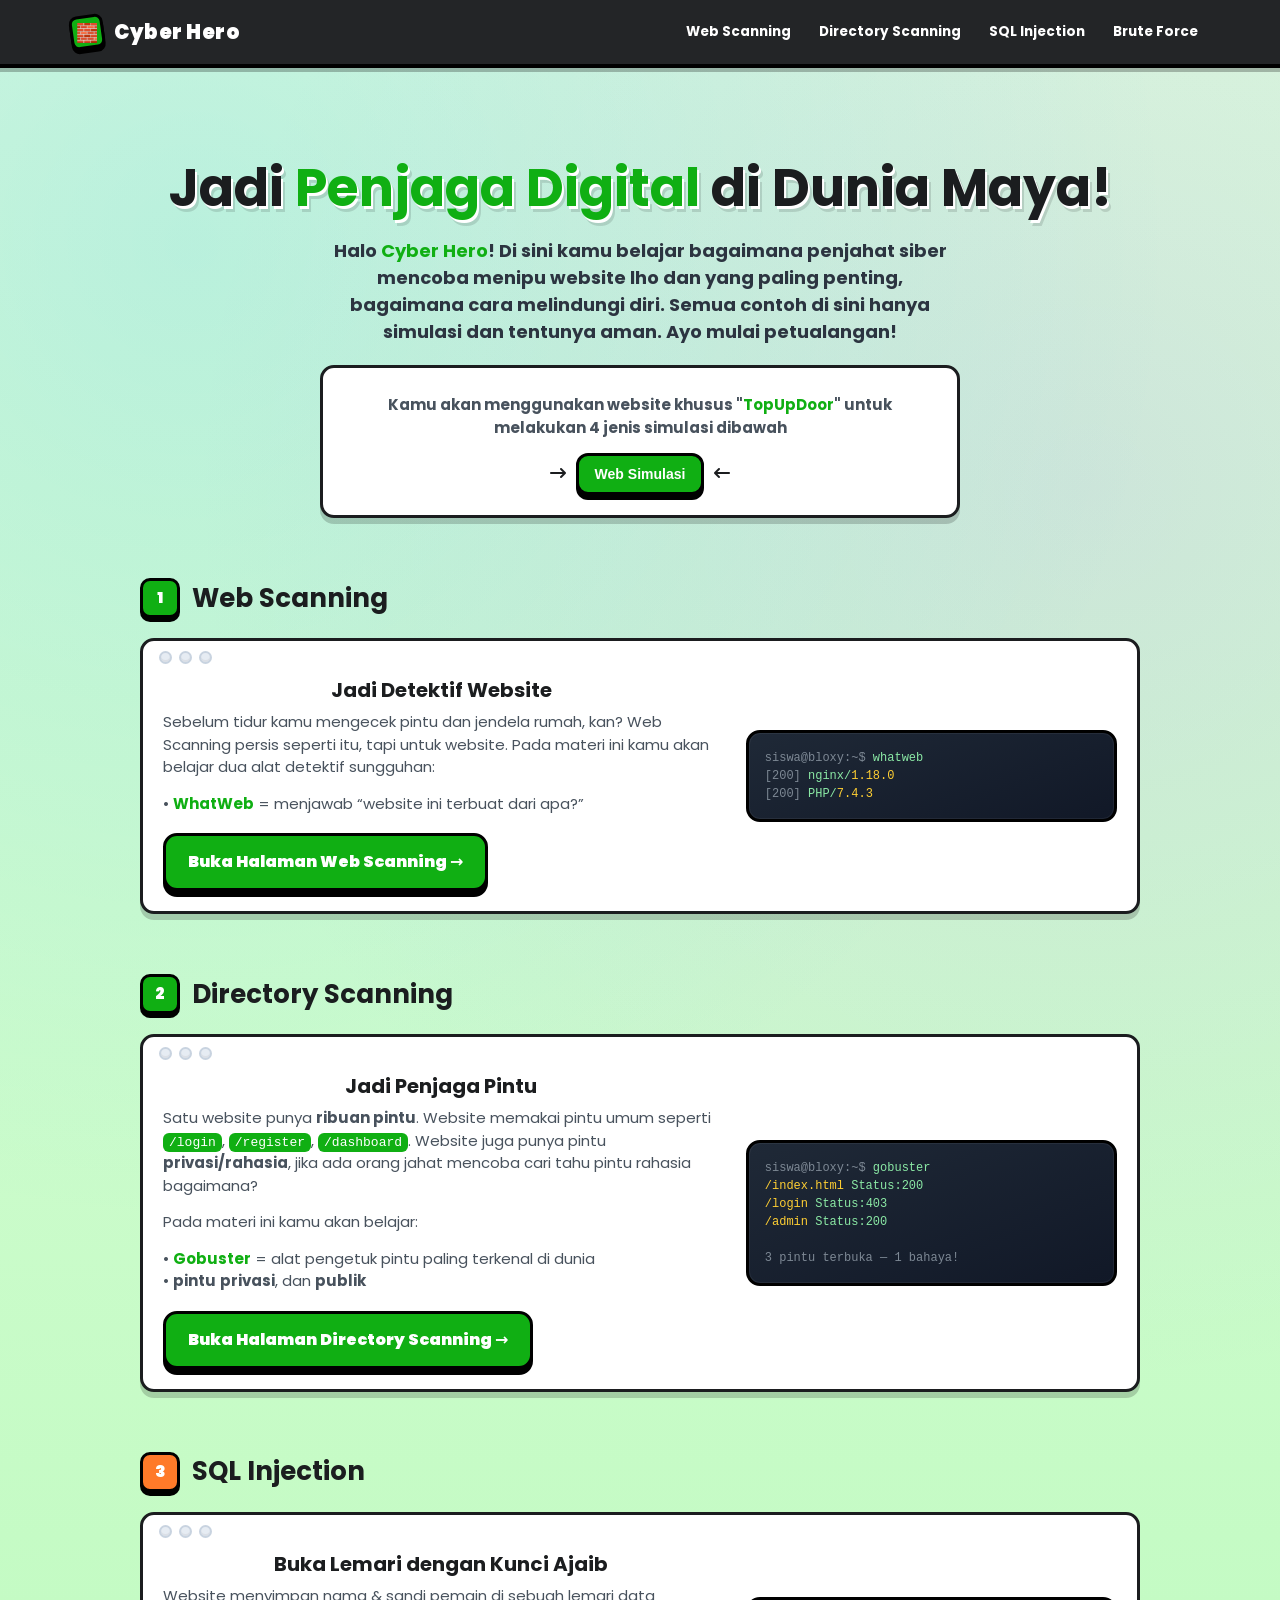
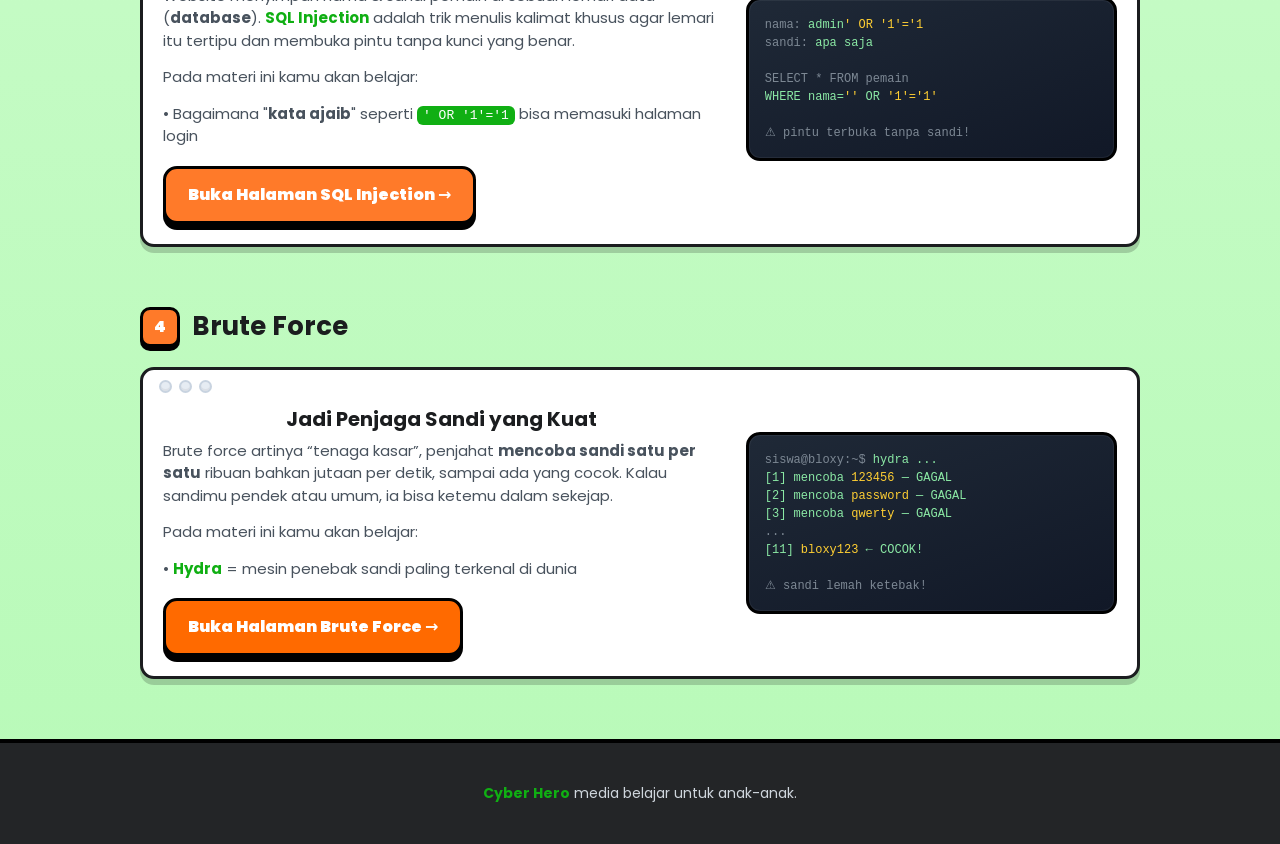
<file: index.html>
<!DOCTYPE html>
<html lang="id">
<head>
<meta charset="UTF-8" />
<meta name="viewport" content="width=device-width, initial-scale=1.0" />
<title>Cyber Hero Academy</title>
<link rel="preconnect" href="https://fonts.googleapis.com">
<link rel="preconnect" href="https://fonts.gstatic.com" crossorigin>
<link href="https://fonts.googleapis.com/css2?family=Poppins:wght@400;500;600;700;800;900&display=swap" rel="stylesheet">
<link rel="stylesheet" href="https://cdnjs.cloudflare.com/ajax/libs/font-awesome/6.7.2/css/all.min.css">
<link rel="stylesheet" href="css/base.css" />
<link rel="stylesheet" href="css/index.css" />
</head>
<body>

<header class="nav">
  <div class="nav-in">
    <div class="logo"><span class="cube"><span>🧱</span></span> Cyber Hero</div>
    <nav class="menu">
      <a href="#scan">Web Scanning</a>
      <a href="#port">Directory Scanning</a>
      <a href="#sql">SQL Injection</a>
      <a href="#brute">Brute Force</a>
    </nav>
  </div>
</header>

<div class="hero wrap">
  <div class="badges">
  </div>
  <h1>Jadi <span class="hl">Penjaga Digital</span> di Dunia Maya!</h1>
  <p class="sub"><strong>Halo <span class="cyber">Cyber Hero</span>! Di sini kamu belajar bagaimana penjahat siber mencoba menipu website lho dan yang paling penting, bagaimana cara melindungi diri. Semua contoh di sini hanya simulasi dan tentunya aman. Ayo mulai petualangan!</strong></p>
  <div class="card block announcement">
    <p class="desc"><b>Kamu akan menggunakan website khusus "<span class="cyber">TopUpDoor</span>" untuk melakukan 4 jenis simulasi dibawah</b></p>
    <i class="fa-solid fa-arrow-right-long"></i><a href="https://topupdoor.vercel.app/" target="_blank" rel="noopener noreferrer"><button type="button" class="btn btn-primary btnweb">Web Simulasi</button></a><i class="fa-solid fa-arrow-left-long"></i>
  </div>
</div>

<div class="wrap">

<section id="scan">
  <div class="sec-title"><div class="num" style="background:#10af13;color:#fff">1</div><h2>Web Scanning</h2></div>

  <div class="card block">
    <div class="studs"><span class="stud"></span><span class="stud"></span><span class="stud"></span></div>
    <div class="feature">
      <div>
        <h3>Jadi Detektif Website</h3>
        <p class="desc">Sebelum tidur kamu mengecek pintu dan jendela rumah, kan? Web Scanning persis seperti itu, tapi untuk website. Pada materi ini kamu akan belajar dua alat detektif sungguhan:</p>
        <p class="desc">
          • <b class="apps">WhatWeb</b> = menjawab “website ini terbuat dari apa?”<br>
        <p style="margin:18px 0 0">
          <a class="cta" href="web-scanning.html">Buka Halaman Web Scanning →</a>
        </p>
      </div>
      <div class="art">
        <span class="l"><span class="g">siswa@bloxy:~$</span> whatweb</span>
        <span class="l"><span class="g">[200]</span> nginx/<span class="y">1.18.0</span></span>
        <span class="l"><span class="g">[200]</span> PHP/<span class="y">7.4.3</span></span>
      </div>
    </div>
  </div>
</section>

<section id="port">
  <div class="sec-title"><div class="num" style="background:#10af13;color:#fff">2</div><h2>Directory Scanning</h2></div>
  <div class="card block">
    <div class="studs"><span class="stud"></span><span class="stud"></span><span class="stud"></span></div>
    <div class="feature">
      <div>
        <h3>Jadi Penjaga Pintu</h3>
        <p class="desc">Satu website punya <b>ribuan pintu</b>. Website memakai pintu umum seperti <code>/login</code>, <code>/register</code>, <code>/dashboard</code>. Website juga punya pintu <b>privasi/rahasia</b>, jika ada orang jahat mencoba cari tahu pintu rahasia bagaimana?</p>
        <p class="desc">Pada materi ini kamu akan belajar:</p>
        <p class="desc">
          • <b class="apps">Gobuster</b> = alat pengetuk pintu paling terkenal di dunia<br>
          • <b>pintu</b> <b>privasi</b>, dan <b>publik</b><br>
        </p>
        <p style="margin:18px 0 0">
          <a class="cta2" href="port-scanning.html">Buka Halaman Directory Scanning →</a>
        </p>
      </div>
      <div class="art">
        <span class="l"><span class="g">siswa@bloxy:~$</span> gobuster</span>
        <span class="l"><span class="y">/index.html</span> Status:200</span>
        <span class="l"><span class="y">/login</span> Status:403</span>
        <span class="l"><span class="y">/admin</span> Status:200</span>
        <span class="l">&nbsp;</span>
        <span class="l"><span class="g">3 pintu terbuka — 1 bahaya!</span></span>
      </div>
    </div>
  </div>
</section>

<section id="sql">
  <div class="sec-title"><div class="num" style="background:var(--bx-orange);color:#fff">3</div><h2>SQL Injection</h2></div>

  <div class="card block">
    <div class="studs"><span class="stud"></span><span class="stud"></span><span class="stud"></span></div>
    <div class="feature">
      <div>
        <h3>Buka Lemari dengan Kunci Ajaib</h3>
        <p class="desc">Website menyimpan nama &amp; sandi pemain di sebuah lemari data (<b>database</b>). <b class="apps">SQL Injection</b> adalah trik menulis kalimat khusus agar lemari itu tertipu dan membuka pintu tanpa kunci yang benar.</p>
        <p class="desc">Pada materi ini kamu akan belajar:</p>
        <p class="desc">
          • Bagaimana "<b>kata ajaib</b>" seperti <code>' OR '1'='1</code> bisa memasuki halaman login<br>
        </p>
        <p style="margin:18px 0 0">
          <a class="cta3" href="sql-injection.html">Buka Halaman SQL Injection →</a>
        </p>
      </div>
      <div class="art">
        <span class="l"><span class="g">nama:</span> admin<span class="y">' OR '1'='1</span></span>
        <span class="l"><span class="g">sandi:</span> apa saja</span>
        <span class="l">&nbsp;</span>
        <span class="l"><span class="g">SELECT * FROM pemain</span></span>
        <span class="l">WHERE nama=<span class="y">''</span> OR <span class="y">'1'='1'</span></span>
        <span class="l">&nbsp;</span>
        <span class="l"><span class="g">⚠ pintu terbuka tanpa sandi!</span></span>
      </div>
    </div>
  </div>
</section>

<section id="brute">
  <div class="sec-title"><div class="num" style="background:var(--bx-orange);color:#fff">4</div><h2>Brute Force</h2></div>
  <div class="card block">
    <div class="studs"><span class="stud"></span><span class="stud"></span><span class="stud"></span></div>
    <div class="feature">
      <div>
        <h3>Jadi Penjaga Sandi yang Kuat</h3>
        <p class="desc">Brute force artinya “tenaga kasar”, penjahat <b>mencoba sandi satu per satu</b> ribuan bahkan jutaan per detik, sampai ada yang cocok. Kalau sandimu pendek atau umum, ia bisa ketemu dalam sekejap.</p>
        <p class="desc">Pada materi ini kamu akan belajar:</p>
        <p class="desc">
          • <b class="apps">Hydra</b> = mesin penebak sandi paling terkenal di dunia<br>
        </p>
        <p style="margin:18px 0 0">
          <a class="cta4" href="brute-force.html">Buka Halaman Brute Force →</a>
        </p>
      </div>
      <div class="art">
        <span class="l"><span class="g">siswa@bloxy:~$</span> hydra ...</span>
        <span class="l">[1] mencoba <span class="y">123456</span> — GAGAL</span>
        <span class="l">[2] mencoba <span class="y">password</span> — GAGAL</span>
        <span class="l">[3] mencoba <span class="y">qwerty</span> — GAGAL</span>
        <span class="l"><span class="g">...</span></span>
        <span class="l">[11] <span class="y">bloxy123</span> ← COCOK!</span>
        <span class="l">&nbsp;</span>
        <span class="l"><span class="g">⚠ sandi lemah ketebak!</span></span>
      </div>
    </div>
  </div>
</section>

</div>

<footer>
  <p><b class="cyber">Cyber Hero</b> media belajar untuk anak-anak.</p>
</footer>

</body>
</html>
</file>
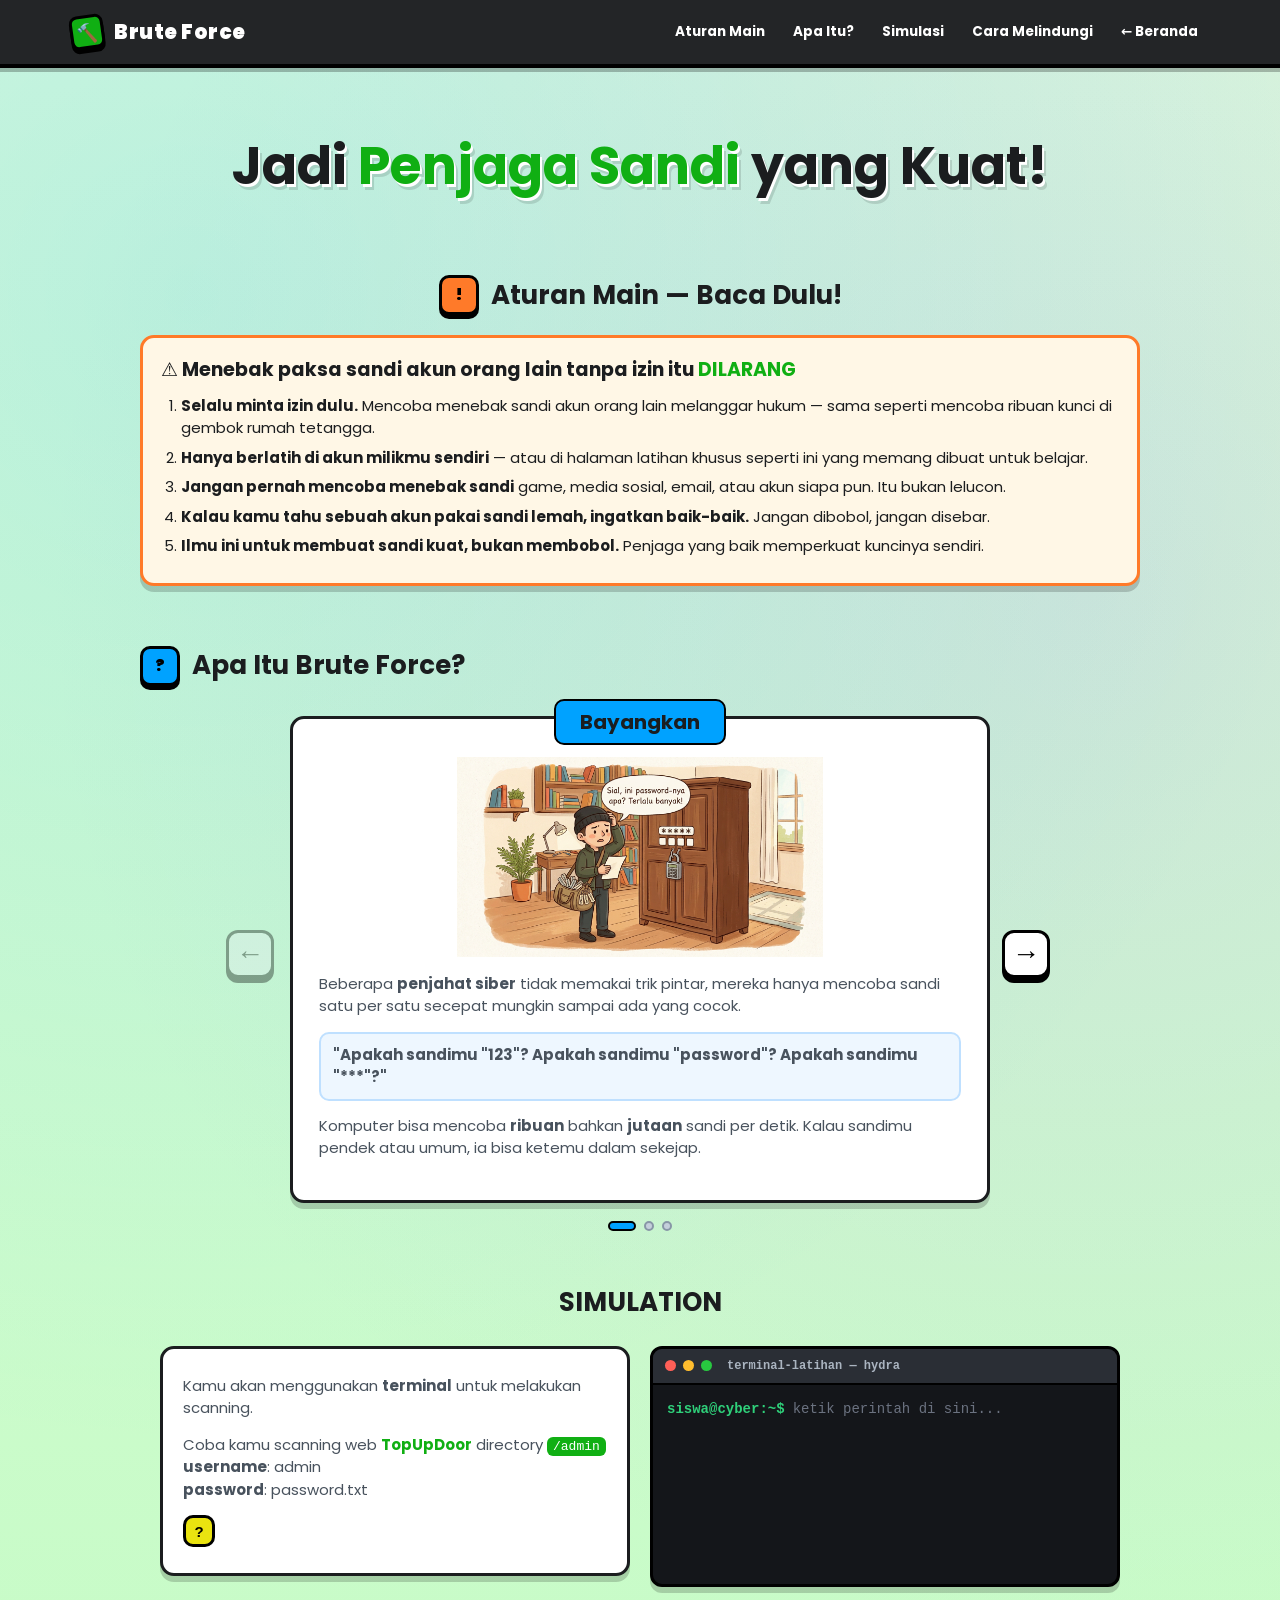
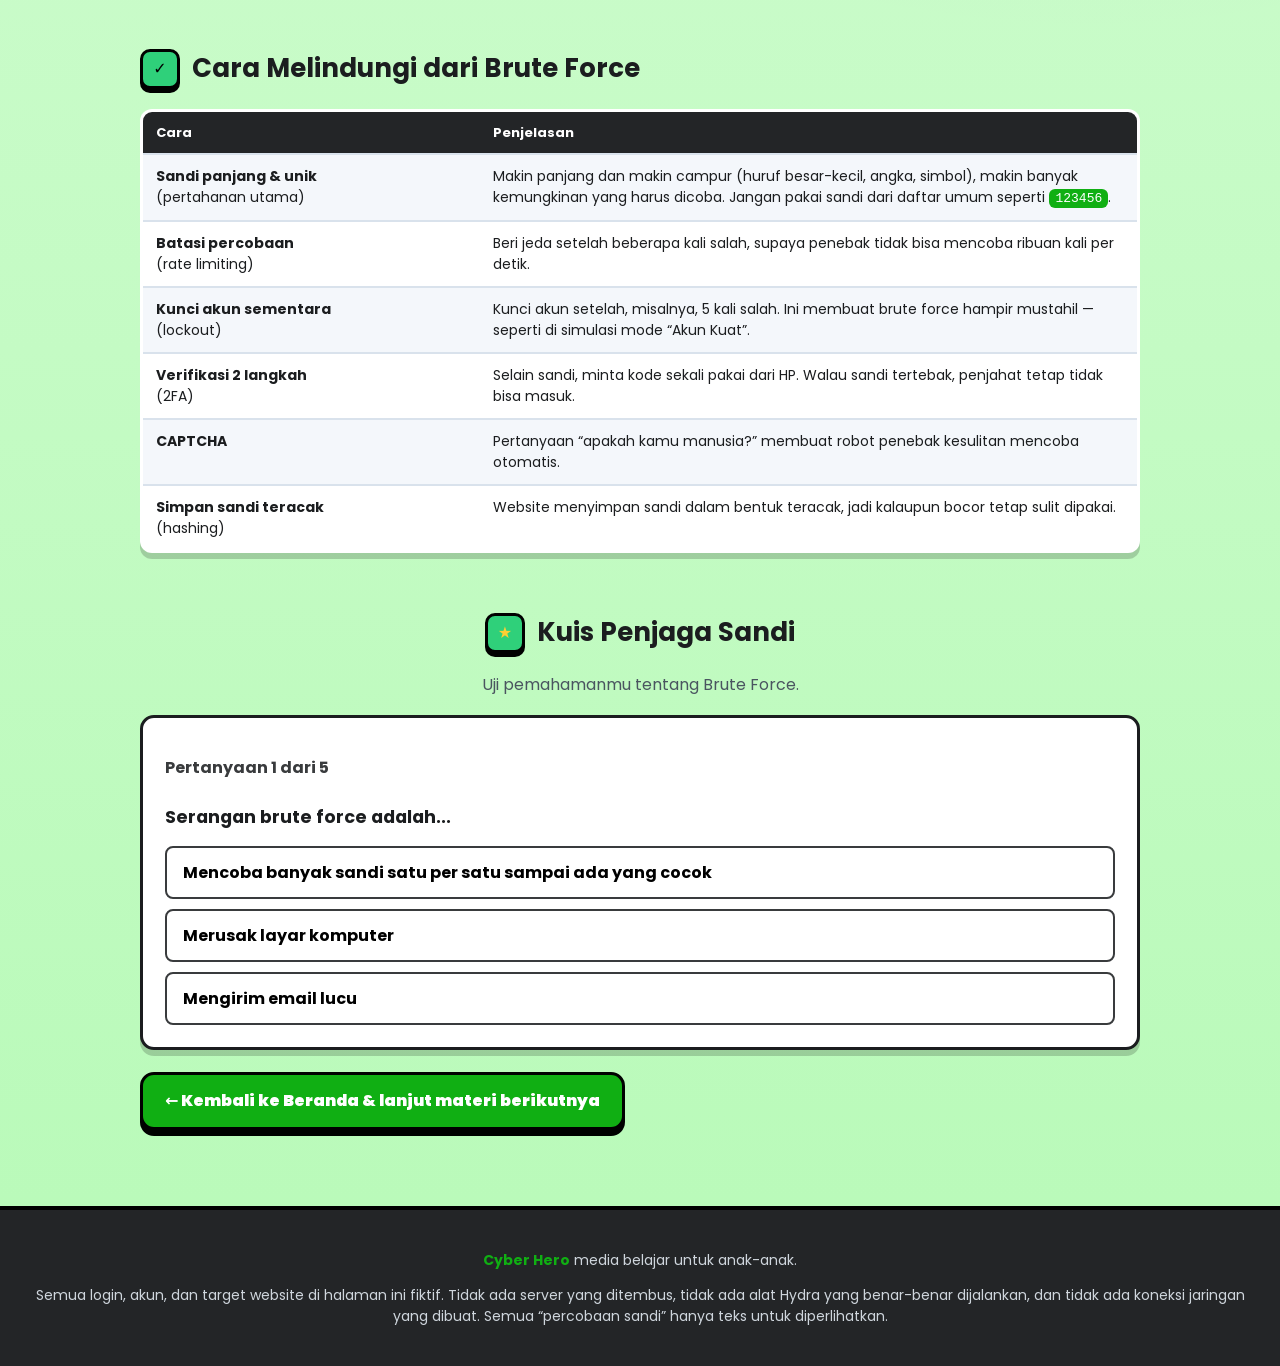
<file: brute-force.html>
<!DOCTYPE html>
<html lang="id">
<head>
<meta charset="UTF-8" />
<meta name="viewport" content="width=device-width, initial-scale=1.0" />
<title>Brute Force — Akademi Keamanan Siber Bloxy</title>
<link rel="preconnect" href="https://fonts.googleapis.com">
<link rel="preconnect" href="https://fonts.gstatic.com" crossorigin>
<link href="https://fonts.googleapis.com/css2?family=Poppins:wght@400;500;600;700;800;900&display=swap" rel="stylesheet">
<link rel="stylesheet" href="css/base.css" />
<link rel="stylesheet" href="css/lab.css" />
<link rel="stylesheet" href="css/brute-force.css" />
<script src="js/bruteforce.js" defer></script>
</head>

<body>
<header class="nav">
  <div class="nav-in">
    <div class="logo"><span class="cube"><span>🔨</span></span> Brute Force</div>
    <nav class="menu">
      <a href="#aturan">Aturan Main</a>
      <a href="#apa">Apa Itu?</a>
      <a href="#hydra">Simulasi</a>
      <a href="#lindungi">Cara Melindungi</a>
      <a href="index.html">← Beranda</a>
    </nav>
  </div>
</header>

<div class="hero wrap">
  <h1>Jadi <span class="hl">Penjaga Sandi</span> yang Kuat!</h1>
</div>

<div class="wrap">

<section id="aturan">
  <div class="sec-title aturanmain"><div class="num" style="background:var(--bx-orange)">!</div><h2>Aturan Main — Baca Dulu!</h2></div>
  <div class="rule-box">
    <h3>⚠️ Menebak paksa sandi akun orang lain tanpa izin itu <span class="dilarang">DILARANG</span></h3>
    <ol>
      <li><b>Selalu minta izin dulu.</b> Mencoba menebak sandi akun orang lain melanggar hukum — sama seperti mencoba ribuan kunci di gembok rumah tetangga.</li>
      <li><b>Hanya berlatih di akun milikmu sendiri</b> — atau di halaman latihan khusus seperti ini yang memang dibuat untuk belajar.</li>
      <li><b>Jangan pernah mencoba menebak sandi</b> game, media sosial, email, atau akun siapa pun. Itu bukan lelucon.</li>
      <li><b>Kalau kamu tahu sebuah akun pakai sandi lemah, ingatkan baik-baik.</b> Jangan dibobol, jangan disebar.</li>
      <li><b>Ilmu ini untuk membuat sandi kuat, bukan membobol.</b> Penjaga yang baik memperkuat kuncinya sendiri.</li>
    </ol>
  </div>
</section>

<section id="apa">
  <div class="sec-title"><div class="num" style="background:var(--bx-sky)">?</div><h2>Apa Itu Brute Force?</h2></div>
    <div class="learning-slider">
    <button class="slide-arrow left" id="prevApa" aria-label="Materi sebelumnya">←</button>

    <div class="learning-window">
      <div class="card block learning-card active" data-slide="0">
      <h3 class="sub-class">Bayangkan</h3>
        <div class="Illustrasion"><img src="img/brute force 1.jpg" alt="Ilustrasi memeriksa rumah"></div>
        <p class="desc">Beberapa <b>penjahat siber</b> tidak memakai trik pintar, mereka hanya mencoba sandi satu per satu secepat mungkin sampai ada yang cocok.</p>
        <p class="desc safe-tip"><strong>"Apakah sandimu "123"? Apakah sandimu "password"? Apakah sandimu "***"?"</strong></p>
        <p class="desc">
          Komputer bisa mencoba <b>ribuan</b> bahkan <b>jutaan</b> sandi per detik. Kalau sandimu pendek atau umum, ia bisa ketemu dalam sekejap.
        </p>
      </div>

      <div class="card block learning-card" data-slide="1">
        <h3 class="sub-class">Alat</h3>
        <div class="Illustrasion"><img src="img/brute force 2.jpg" alt="Ilustrasi memeriksa rumah"></div>
        <table class="tbl">
          <tr>
            <th>Alat</th>
            <th>Pertanyaan</th>
            <th>Command</th>
          </tr>
          <tr>
            <td>
              <b style="color:#10af13">Hydra</b>
            </td>
            <td>
              <b>"Apakah sandimu ini?"</b>
              <br>
              Username, Password
            </td>
            <td>
              <div class="terminal">
                <div class="bar-top">
                  <span class="dot" style="background:#ff5f57"></span>
                  <span class="dot" style="background:#ffbd2e"></span>
                  <span class="dot" style="background:#28c840"></span>
                </div>
                <div class="terminal-body">
                  <div class="terminal-line">
                    <span class="prompt">hydra -l<span style="color:#fff"> (username)</span> -P 
                    <p><span style="color:#fff"> (wordlist)</span> <span style="color:#fff"> (target)</span></span></p>
                  </div>
                </div>
              </div>
            </td>
          </tr>
        </table>
      </div>

      <div class="card block learning-card" data-slide="2">
        <h3 class="sub-class">Cara Kerja</h3>
        <div class="Illustrasion"><img src="img/brute force 3.jpg" alt="Ilustrasi memeriksa rumah"></div>
        <p class="desc">
          <b>Penjahat siber</b> akan memasukkan daftar sandi umum terlbih dahulu, lalu mencoba sandi yang lebih panjang dan unik. Semakin panjang dan unik sandi, semakin lama waktu yang dibutuhkan untuk menebaknya.
        </p>
        <div class="pw-row">
          <div class="pw-card weak">
            <h4>❌ Lemah</h4>
            <code class="pw">123456</code>
            <p class="why">Ada di urutan atas daftar umum. Ketemu dalam sekejap.</p>
          </div>
          <div class="pw-card strong">
            <h4>✅ Kuat</h4>
            <code class="pw">B10xy!Naga#77</code>
            <p class="why">Panjang, campur huruf besar-kecil, angka, dan simbol. Hampir mustahil ditebak.</p>
          </div>
        </div>
        <ul class="speed">
        <li><span>“123456”</span><span class="t fast">± seketika</span></li>
        <li><span>“bloxy123”</span><span class="t fast">beberapa detik</span></li>
        <li><span>“B10xy!Naga#77”</span><span class="t slow">ratusan tahun</span></li>
      </ul>
      </div>
    </div>

    <button class="slide-arrow right" id="nextApa" aria-label="Materi berikutnya">→</button>
  </div>

  <div class="slide-indicator">
    <span class="slide-dot active"></span>
    <span class="slide-dot"></span>
    <span class="slide-dot"></span>
  </div>
</section>

<section id="hydra" class="card-simulasi">
  <div class="sec-title simulasi">
    <h2>SIMULATION</h2>
  </div>

  <div class="grid">
    <div class="card block hint">
      <P class="desc">Kamu akan menggunakan <b>terminal</b> untuk melakukan scanning.</P>
      <p class="desc">Coba kamu scanning web <b style="color:#10af13">TopUpDoor</b> directory <code>/admin</code> <b>username</b>: admin <br><b>password</b>: password.txt</br></p>
      <button class="hint-btn" id="hintBtn">?</button>
      <div class="terminal hint-terminal" id="hintText">
        <div class="bar-top">
          <span class="dot" style="background:#ff5f57"></span>
          <span class="dot" style="background:#ffbd2e"></span>
          <span class="dot" style="background:#28c840"></span>
          <span class="ttl">hint</span>
        </div>

        <div class="terminal-body">
          <div class="terminal-line">
            <span class="hint-command"><span class="prompt">hydra -l</span> admin <span class="prompt">-P</span> password.txt https://topupdoor.vercel.app/admin</span>
          </div>
        </div>
      </div>
    </div>

    <div class="input">
      <div class="terminal">
        <div class="bar-top">
          <span class="dot" style="background:#ff5f57"></span>
          <span class="dot" style="background:#ffbd2e"></span>
          <span class="dot" style="background:#28c840"></span>
          <span class="ttl">
            terminal-latihan — hydra
          </span>
        </div>
        <div class="terminal-body">
          <div class="terminal-line">
            <span class="prompt">siswa@cyber:~$</span>
            <div class="terminal-input-wrap">
              <div id="wwCommandPreview" aria-hidden="true"></div>
              <input type="text" id="wwCommand" class="terminal-input"
                autocomplete="off" spellcheck="false"
                placeholder="ketik perintah di sini...">
            </div>
          </div>
          <pre id="wwTerm">
          </pre>
        </div>
      </div>
      <ul class="finds" id="wwFinds"></ul>
    </div>
  </div>
</section>

<section id="lindungi">
  <div class="sec-title"><div class="num" style="background:var(--bx-green)">✓</div><h2>Cara Melindungi dari Brute Force</h2></div>
  <table class="tbl">
    <tr><th style="width:34%">Cara</th><th>Penjelasan</th></tr>
    <tr>
      <td><b>Sandi panjang &amp; unik</b><br>(pertahanan utama)</td>
      <td>Makin panjang dan makin campur (huruf besar-kecil, angka, simbol), makin banyak kemungkinan yang harus dicoba. Jangan pakai sandi dari daftar umum seperti <code>123456</code>.</td>
    </tr>
    <tr>
      <td><b>Batasi percobaan</b><br>(rate limiting)</td>
      <td>Beri jeda setelah beberapa kali salah, supaya penebak tidak bisa mencoba ribuan kali per detik.</td>
    </tr>
    <tr>
      <td><b>Kunci akun sementara</b><br>(lockout)</td>
      <td>Kunci akun setelah, misalnya, 5 kali salah. Ini membuat brute force hampir mustahil — seperti di simulasi mode “Akun Kuat”.</td>
    </tr>
    <tr>
      <td><b>Verifikasi 2 langkah</b><br>(2FA)</td>
      <td>Selain sandi, minta kode sekali pakai dari HP. Walau sandi tertebak, penjahat tetap tidak bisa masuk.</td>
    </tr>
    <tr>
      <td><b>CAPTCHA</b></td>
      <td>Pertanyaan “apakah kamu manusia?” membuat robot penebak kesulitan mencoba otomatis.</td>
    </tr>
    <tr>
      <td><b>Simpan sandi teracak</b><br>(hashing)</td>
      <td>Website menyimpan sandi dalam bentuk teracak, jadi kalaupun bocor tetap sulit dipakai.</td>
    </tr>
  </table>
</section>

<section id="kuis-bf">
  <div class="sec-title kuis"><div class="num" style="background:var(--bx-green);color:var(--bx-yellow)">★</div><h2>Kuis Penjaga Sandi</h2></div>
  <p class="sec-sub">Uji pemahamanmu tentang Brute Force.</p>
    <div class="quiz block" id="bfQuizBox" style="min-height: 250px;"></div>
  <p style="margin-top:22px"><a class="cta" href="index.html">← Kembali ke Beranda &amp; lanjut materi berikutnya</a></p>
</section>

</div>

<footer>
  <p><b class="cyber">Cyber Hero</b> media belajar untuk anak-anak.</p>
  <p>Semua login, akun, dan target website di halaman ini fiktif. Tidak ada server yang ditembus, tidak ada alat Hydra yang benar-benar dijalankan, dan tidak ada koneksi jaringan yang dibuat. Semua “percobaan sandi” hanya teks untuk diperlihatkan.</p>
</footer>

</body>
</html>
</file>
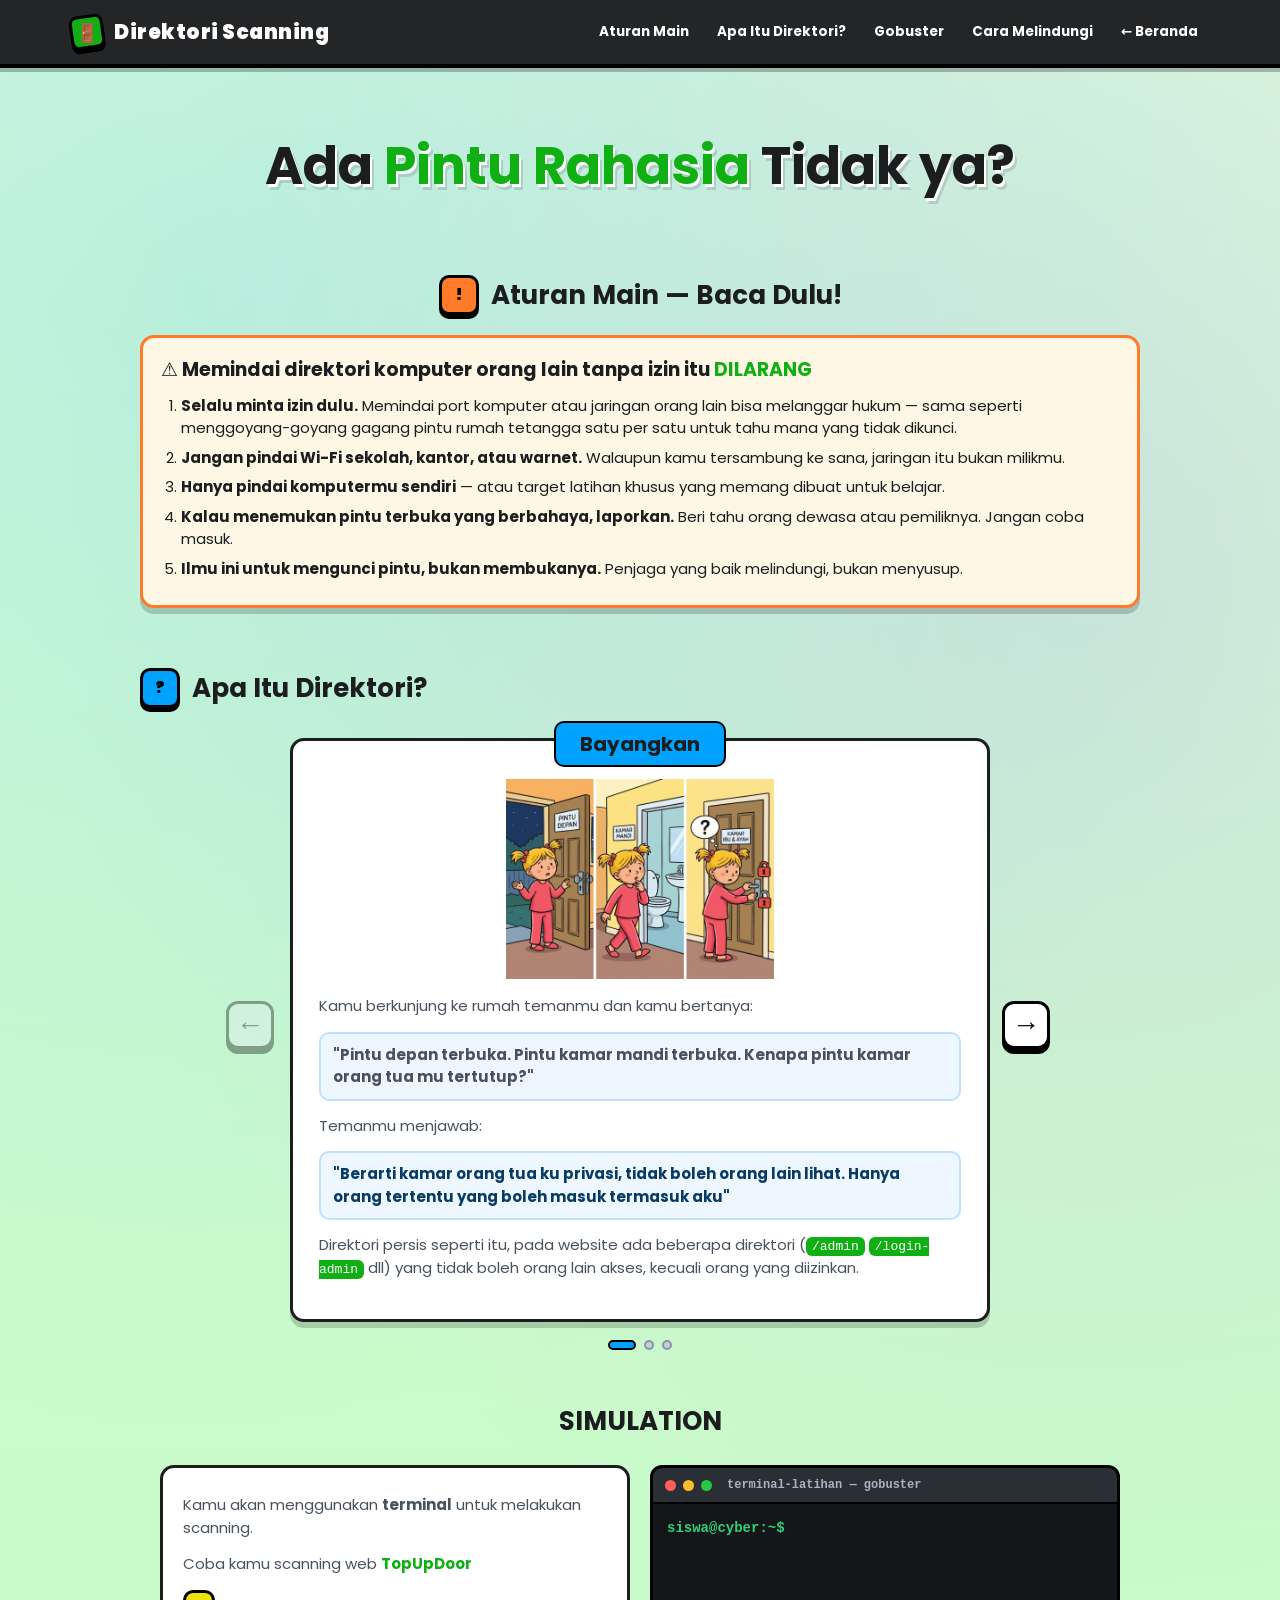
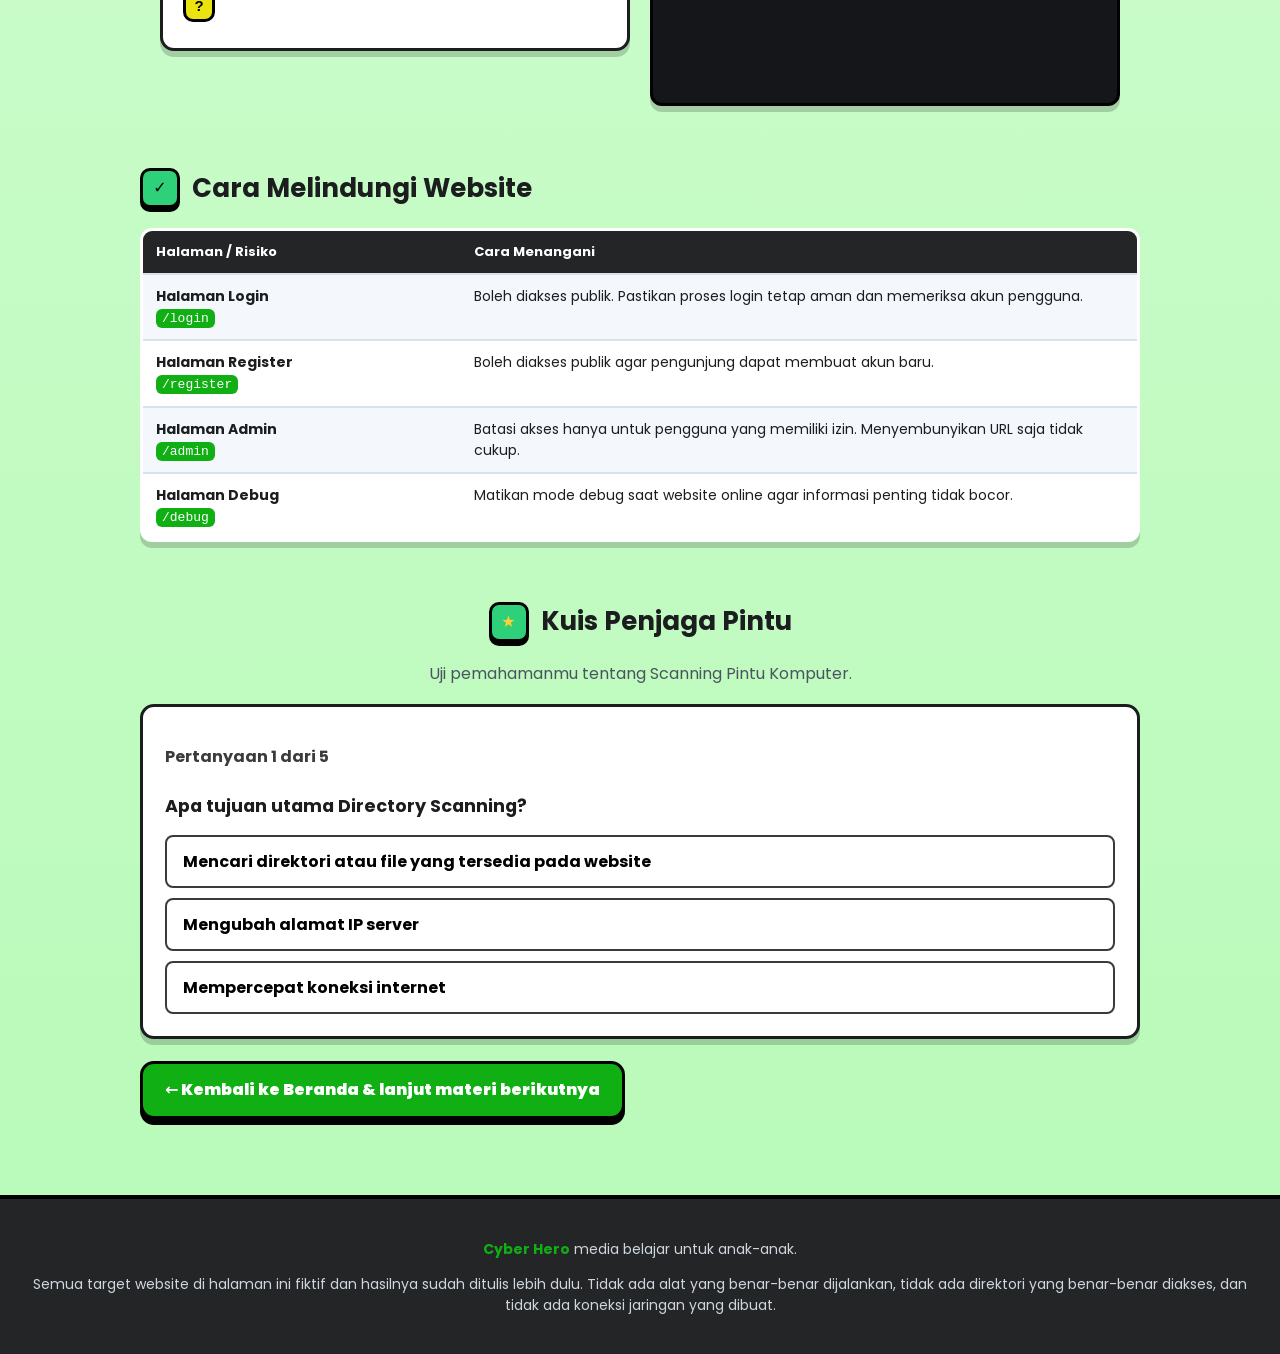
<file: port-scanning.html>
<!DOCTYPE html>
<html lang="id">
<head>
<meta charset="UTF-8" />
<meta name="viewport" content="width=device-width, initial-scale=1.0" />
<title>Direktori Scanning — Akademi Keamanan Siber Bloxy</title>
<link rel="preconnect" href="https://fonts.googleapis.com">
<link rel="preconnect" href="https://fonts.gstatic.com" crossorigin>
<link href="https://fonts.googleapis.com/css2?family=Poppins:wght@400;500;600;700;800;900&display=swap" rel="stylesheet">
<link rel="stylesheet" href="css/base.css" />
<link rel="stylesheet" href="css/lab.css" />
<link rel="stylesheet" href="css/port-scanning.css" />
<script src="js/portscan.js" defer></script>
</head>

<body>
<header class="nav">
  <div class="nav-in">
    <div class="logo"><span class="cube"><span>🚪</span></span> Direktori Scanning</div>
    <nav class="menu">
      <a href="#aturan">Aturan Main</a>
      <a href="#apa">Apa Itu Direktori?</a>
      <a href="#gobuster">Gobuster</a>
      <a href="#lindungi">Cara Melindungi</a>
      <a href="index.html">← Beranda</a>
    </nav>
  </div>
</header>

<div class="hero wrap">
  <h1>Ada <span class="hl">Pintu Rahasia</span> Tidak ya?</h1>
</div>

<div class="wrap">

<section id="aturan">
  <div class="sec-title aturanmain"><div class="num" style="background:var(--bx-orange)">!</div><h2>Aturan Main — Baca Dulu!</h2></div>
  <div class="rule-box">
    <h3>⚠️ Memindai direktori komputer orang lain tanpa izin itu <span class="dilarang">DILARANG</span></h3>
    <ol>
      <li><b>Selalu minta izin dulu.</b> Memindai port komputer atau jaringan orang lain bisa melanggar hukum — sama seperti menggoyang-goyang gagang pintu rumah tetangga satu per satu untuk tahu mana yang tidak dikunci.</li>
      <li><b>Jangan pindai Wi-Fi sekolah, kantor, atau warnet.</b> Walaupun kamu tersambung ke sana, jaringan itu bukan milikmu.</li>
      <li><b>Hanya pindai komputermu sendiri</b> — atau target latihan khusus yang memang dibuat untuk belajar.</li>
      <li><b>Kalau menemukan pintu terbuka yang berbahaya, laporkan.</b> Beri tahu orang dewasa atau pemiliknya. Jangan coba masuk.</li>
      <li><b>Ilmu ini untuk mengunci pintu, bukan membukanya.</b> Penjaga yang baik melindungi, bukan menyusup.</li>
    </ol>
  </div>
</section>

<section id="apa">
  <div class="sec-title"><div class="num" style="background:var(--bx-sky)">?</div><h2>Apa Itu Direktori?</h2></div>
  <div class="learning-slider">
    <button class="slide-arrow left" id="prevApa" aria-label="Materi sebelumnya">←</button>

    <div class="learning-window">
      <div class="card block learning-card active" data-slide="0">
      <h3 class="sub-class">Bayangkan</h3>
        <div class="Illustrasion"><img src="img/direktor.jpeg" alt="Ilustrasi memeriksa rumah"></div>
        <p class="desc">Kamu berkunjung ke rumah temanmu dan kamu bertanya:</p>
        <p class="desc safe-tip"><strong>"Pintu depan terbuka. Pintu kamar mandi terbuka. Kenapa pintu kamar orang tua mu tertutup?"</strong></p>
        <p class="desc">
          Temanmu menjawab:
        </p>
        <p class="desc safe-tip"><b>"Berarti kamar orang tua ku privasi, tidak boleh orang lain lihat.
          Hanya orang tertentu yang boleh masuk termasuk aku"</b></p>
        <p class="desc">Direktori persis seperti itu, pada website ada beberapa direktori (<code>/admin</code> <code>/login-admin</code> dll) yang tidak boleh orang lain akses, kecuali orang yang diizinkan.</p>
      </div>

      <div class="card block learning-card" data-slide="1">
        <h3 class="sub-class">Alat</h3>
        <div class="Illustrasion"><img src="img/gobuster.png" alt="Ilustrasi memeriksa rumah"></div>
        <table class="tbl">
          <tr>
            <th>Alat</th>
            <th>Pertanyaan</th>
            <th>Command</th>
          </tr>
          <tr>
            <td>
              <b style="color:#10af13">Gobuster</b>
            </td>
            <td>
              <b>"Kamu punya berapa pintu dan mana yang terbuka umum"</b>
              <br>
              <code>/admin</code> <code>/login-user</code> <code>/dashboard</code>
            </td>
            <td>
              <div class="terminal">
                <div class="bar-top">
                  <span class="dot" style="background:#ff5f57"></span>
                  <span class="dot" style="background:#ffbd2e"></span>
                  <span class="dot" style="background:#28c840"></span>
                </div>
                <div class="terminal-body">
                  <div class="terminal-line">
                    <span class="prompt">gobuster -w<span style="color:#fff"> (website yang dituju)</span></span>
                  </div>
                  <div class="terminal-line">
                    <span class="prompt">-w <span style="color:#fff">(file.txt)</span></span>
                  </div>
                </div>
              </div>
            </td>
          </tr>
        </table>
      </div>

      <div class="card block learning-card" data-slide="2">
        <h3 class="sub-class">Cara Kerja</h3>
        <p class="desc">
          Website memiliki banyak <b>pintu umum </b>yang orang lain bisa akses. Tapi ada <b style="color:#10af13">pintu khusus </b> yang seharunya
          tidak boleh diakses. Pemilik website kadang lupa untuk menutup erat <b style="color:#10af13">pintu khusus</b> itu.
        </p>
        <p class="desc">
          <strong style="color:#10af13">Gobuster</strong> bisa membaca itu dan memberi <b>kunci khusus</b> kepada kamu untuk membukanya
        </p>
        <div class="Illustrasion"><img src="img/Cara kerja direktori.jpeg" alt="Ilustrasi memeriksa rumah"></div>
        <div class="desc"><b>Pintu website</b> punya kode angka untuk mengetahui status pintu</div>
        <div class="safe-tip">
        <b>Arti kode angka:</b><br>
        <b>200</b> = halaman ada dan terbuka<br>
        <b>301</b> = ada, tapi dialihkan ke tempat lain<br>
        <b>403</b> = ada, tapi dilarang masuk<br>
        <b>404</b> = tidak ada apa-apa
      </div>
      </div>
    </div>

    <button class="slide-arrow right" id="nextApa" aria-label="Materi berikutnya">→</button>
  </div>

  <div class="slide-indicator">
    <span class="slide-dot active"></span>
    <span class="slide-dot"></span>
    <span class="slide-dot"></span>
  </div>
</section>

<section id="gobuster" class="card-simulasi">
  <div class="sec-title simulasi">
    <h2>SIMULATION</h2>
  </div>

  <div class="grid">
    <div class="card block hint">
      <P class="desc">Kamu akan menggunakan <b>terminal</b> untuk melakukan scanning.</P>
      <p class="desc">Coba kamu scanning web <b style="color:#10af13">TopUpDoor</b></p>
      <button class="hint-btn" id="hintBtn">?</button>
      <div class="terminal hint-terminal" id="hintText">
        <div class="bar-top">
          <span class="dot" style="background:#ff5f57"></span>
          <span class="dot" style="background:#ffbd2e"></span>
          <span class="dot" style="background:#28c840"></span>
          <span class="ttl">hint</span>
        </div>

        <div class="terminal-body">
          <div class="terminal-line">
            <span class="hint-command">gobuster <span style="color:#10af13">-w</span> http://topupdoor.vercel.app <span style="color:#10af13">-w</span> file.txt</span>
          </div>
        </div>
      </div>
    </div>

    <div class="input">
      <div class="terminal">
        <div class="bar-top">
          <span class="dot" style="background:#ff5f57"></span>
          <span class="dot" style="background:#ffbd2e"></span>
          <span class="dot" style="background:#28c840"></span>
          <span class="ttl">
            terminal-latihan — gobuster
          </span>
        </div>
        <div class="terminal-body">
          <div class="terminal-line">
            <span class="prompt">siswa@cyber:~$</span>
            <input type="text" id="gbCommand" class="terminal-input" autocomplete="off" spellcheck="false" placeholder="ketik perintah di sini...">
          </div>
          <pre id="gbTerm">
          </pre>
        </div>
      </div>
      <ul class="finds" id="gbFinds"></ul>
    </div>
  </div>
</section>



<section id="lindungi">
  <div class="sec-title">
    <div class="num" style="background:var(--bx-green)">✓</div>
    <h2>Cara Melindungi Website</h2>
  </div>
  <table class="tbl">
    <tr>
      <th style="width:32%">Halaman / Risiko</th>
      <th>Cara Menangani</th>
    </tr>
    <tr>
      <td><b>Halaman Login</b><br><code>/login</code></td>
      <td>Boleh diakses publik. Pastikan proses login tetap aman dan memeriksa akun pengguna.</td>
    </tr>
    <tr>
      <td><b>Halaman Register</b><br><code>/register</code></td>
      <td>Boleh diakses publik agar pengunjung dapat membuat akun baru.</td>
    </tr>
    <tr>
      <td><b>Halaman Admin</b><br><code>/admin</code></td>
      <td>Batasi akses hanya untuk pengguna yang memiliki izin. Menyembunyikan URL saja tidak cukup.</td>
    </tr>
    <tr>
      <td><b>Halaman Debug</b><br><code>/debug</code></td>
      <td>Matikan mode debug saat website online agar informasi penting tidak bocor.</td>
    </tr>
  </table>
</section>


<section id="kuis-port">
  <div class="sec-title kuis"><div class="num" style="background:var(--bx-green);color:var(--bx-yellow)">★</div><h2>Kuis Penjaga Pintu</h2></div>
  <p class="sec-sub">Uji pemahamanmu tentang Scanning Pintu Komputer.</p>
    <div class="quiz block" id="portQuizBox" style="min-height: 250px;"></div>
  <p style="margin-top:22px"><a class="cta" href="index.html">← Kembali ke Beranda &amp; lanjut materi berikutnya</a></p>
</section>

</div>

<footer>
  <p><b class="cyber">Cyber Hero</b> media belajar untuk anak-anak.</p>
  <p>Semua target website di halaman ini fiktif dan hasilnya sudah ditulis lebih dulu. Tidak ada alat yang benar-benar dijalankan, tidak ada direktori yang benar-benar diakses, dan tidak ada koneksi jaringan yang dibuat.</p>
</footer>

</body>
</html>
</file>
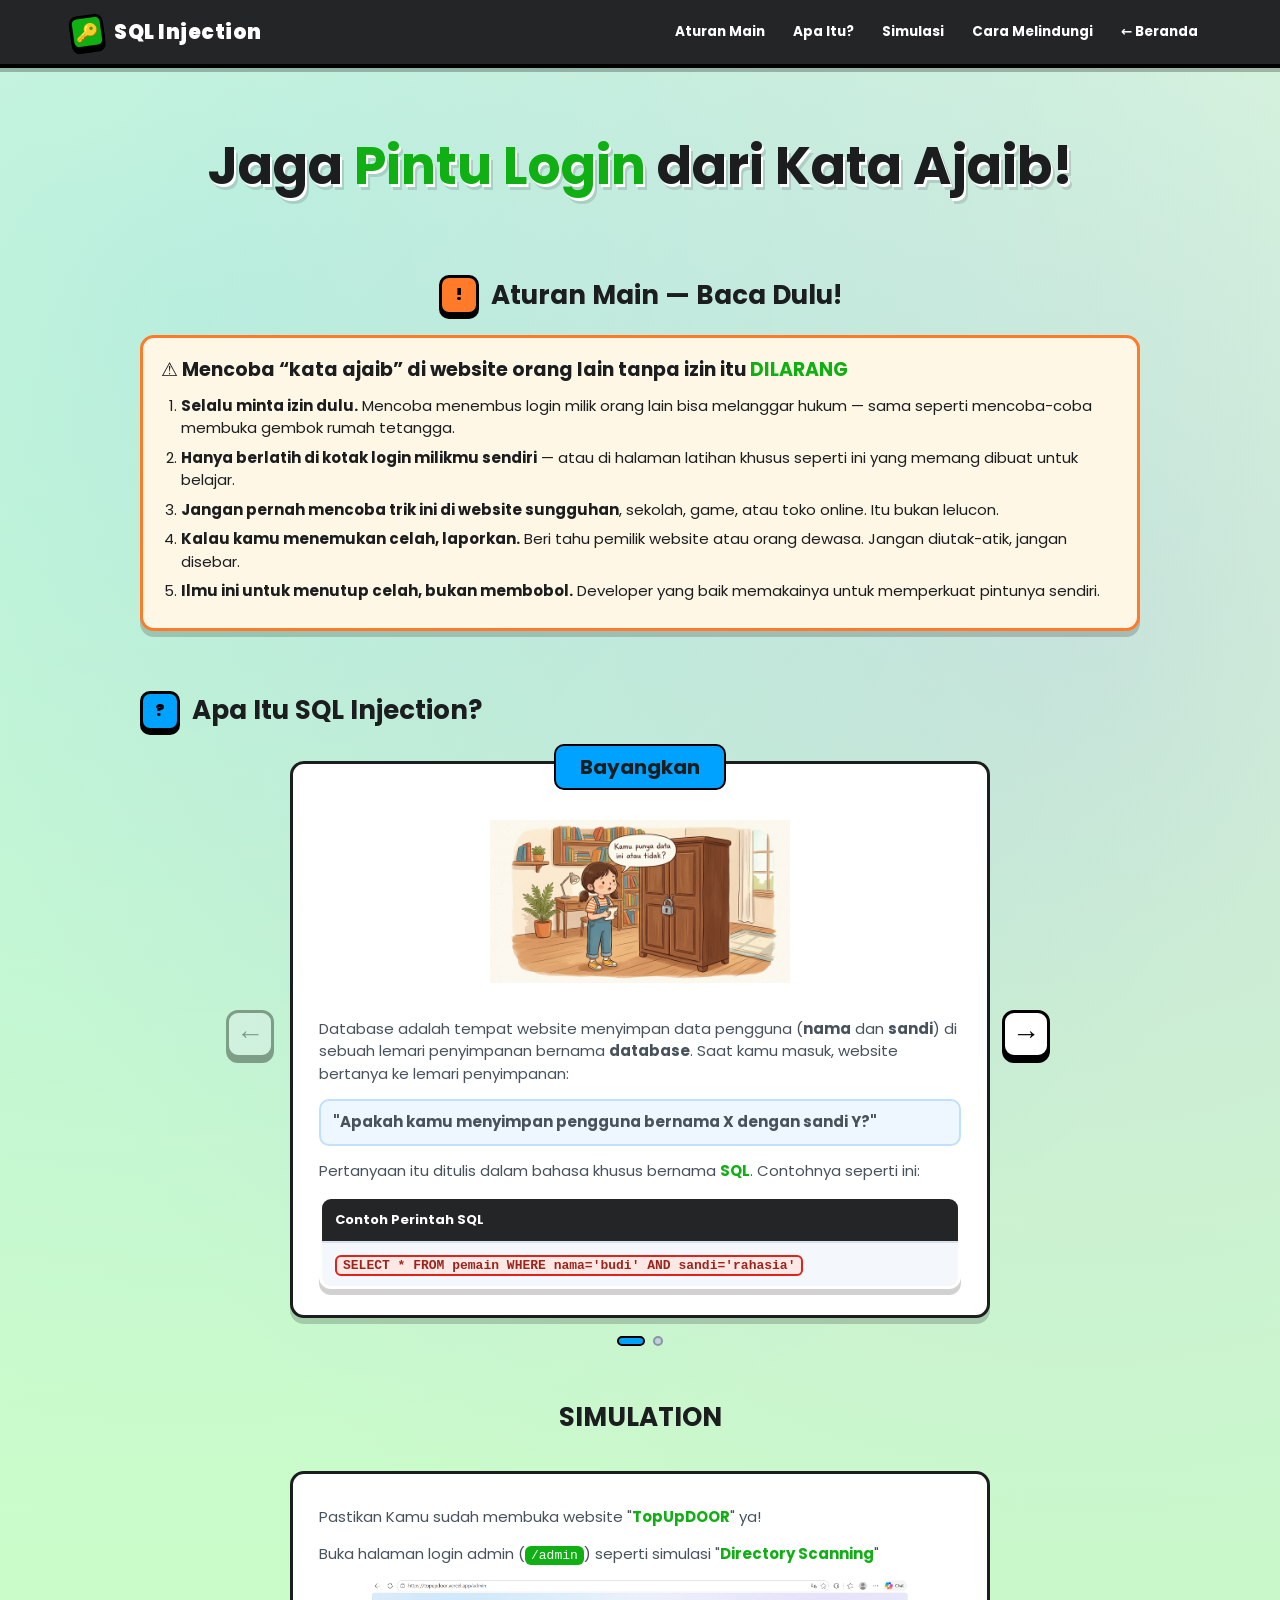
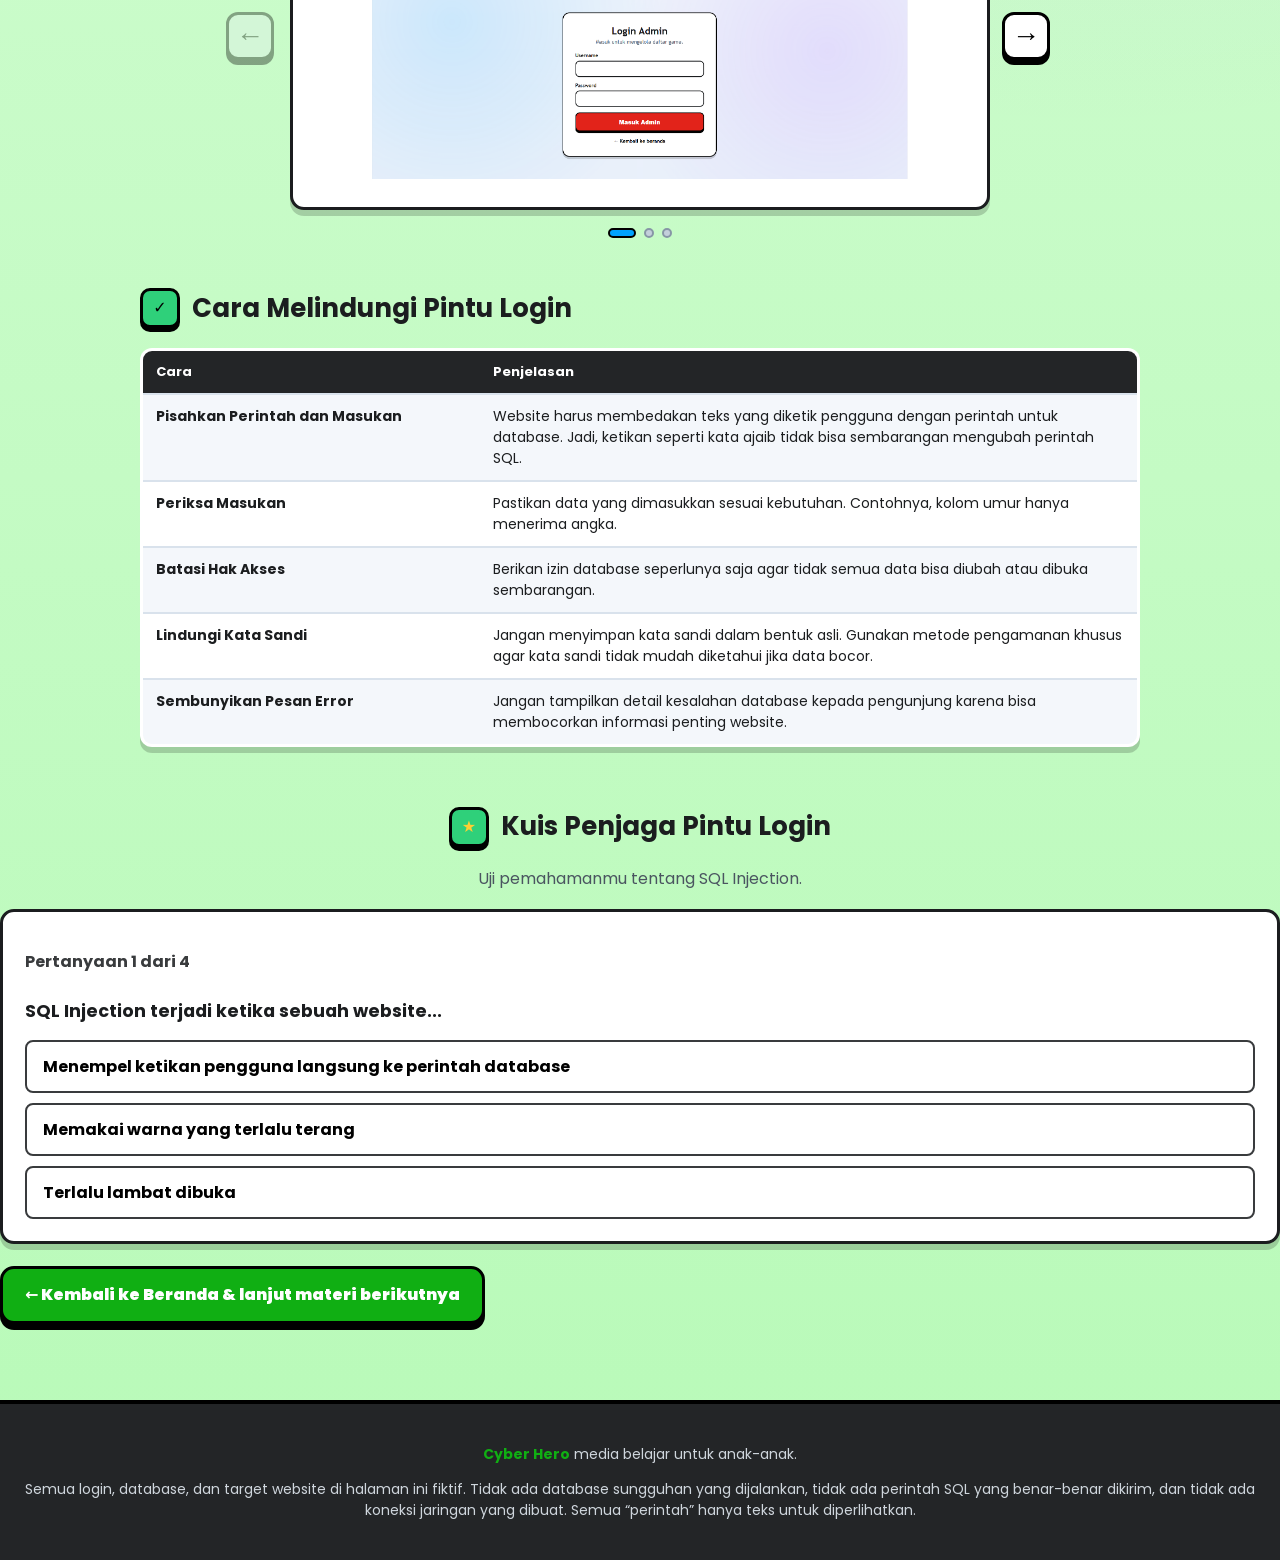
<file: sql-injection.html>
<!DOCTYPE html>
<html lang="id">
<head>
<meta charset="UTF-8" />
<meta name="viewport" content="width=device-width, initial-scale=1.0" />
<title>SQL Injection — Akademi Keamanan Siber Bloxy</title>
<link rel="preconnect" href="https://fonts.googleapis.com">
<link rel="preconnect" href="https://fonts.gstatic.com" crossorigin>
<link href="https://fonts.googleapis.com/css2?family=Poppins:wght@400;500;600;700;800;900&display=swap" rel="stylesheet">
<link rel="stylesheet" href="css/base.css" />
<link rel="stylesheet" href="css/lab.css" />
<link rel="stylesheet" href="css/sql-injection.css" />
<script src="js/sqlinjection.js" defer></script>
</head>

<body>
<header class="nav">
  <div class="nav-in">
    <div class="logo"><span class="cube"><span>🔑</span></span> SQL Injection</div>
    <nav class="menu">
      <a href="#aturan">Aturan Main</a>
      <a href="#apa">Apa Itu?</a>
      <a href="#sqlinjection">Simulasi</a>
      <a href="#lindungi">Cara Melindungi</a>
      <a href="index.html">← Beranda</a>
    </nav>
  </div>
</header>

<div class="hero wrap">
  <h1>Jaga <span class="hl">Pintu Login</span> dari Kata Ajaib!</h1>
</div>

<div class="wrap">

<section id="aturan">
  <div class="sec-title aturanmain"><div class="num" style="background:var(--bx-orange)">!</div><h2>Aturan Main — Baca Dulu!</h2></div>
  <div class="rule-box">
    <h3>⚠️ Mencoba “kata ajaib” di website orang lain tanpa izin itu <span class="dilarang">DILARANG</span></h3>
    <ol>
      <li><b>Selalu minta izin dulu.</b> Mencoba menembus login milik orang lain bisa melanggar hukum — sama seperti mencoba-coba membuka gembok rumah tetangga.</li>
      <li><b>Hanya berlatih di kotak login milikmu sendiri</b> — atau di halaman latihan khusus seperti ini yang memang dibuat untuk belajar.</li>
      <li><b>Jangan pernah mencoba trik ini di website sungguhan</b>, sekolah, game, atau toko online. Itu bukan lelucon.</li>
      <li><b>Kalau kamu menemukan celah, laporkan.</b> Beri tahu pemilik website atau orang dewasa. Jangan diutak-atik, jangan disebar.</li>
      <li><b>Ilmu ini untuk menutup celah, bukan membobol.</b> Developer yang baik memakainya untuk memperkuat pintunya sendiri.</li>
    </ol>
  </div>
</section>

<section id="apa">
  <div class="sec-title">
    <div class="num" style="background:var(--bx-sky)">?</div>
    <h2>Apa Itu SQL Injection?</h2>
  </div>

  <div class="learning-slider">
    <button class="slide-arrow left" id="prevSqli" aria-label="Materi sebelumnya">←</button>

    <div class="learning-window">

      <div class="card block learning-card active" data-slide="0">
      <h3 class="sub-class">Bayangkan</h3>
        <div class="Illustrasion"><img src="img/sql injection 1.jpg" alt="Ilustrasi memeriksa rumah"></div>
        <p class="desc">
          Database adalah tempat website menyimpan data pengguna (<b>nama</b> dan <b>sandi</b>)
          di sebuah lemari penyimpanan bernama <b>database</b>.
          Saat kamu masuk, website bertanya ke lemari penyimpanan:
        </p>
        <p class="desc safe-tip"><strong>"Apakah kamu menyimpan pengguna bernama X dengan sandi Y?"</strong></p>
        <p class="desc">
          Pertanyaan itu ditulis dalam bahasa khusus bernama
          <b style="color:#10af13">SQL</b>. Contohnya seperti ini:
        </p>

        <table class="tbl">
          <tr>
            <th>Contoh Perintah SQL</th>
          </tr>
          <tr>
            <td>
              <span class="inject">SELECT * FROM pemain WHERE nama='budi' AND sandi='rahasia'</span>
            </td>
          </tr>
        </table>
      </div>

      <div class="card block learning-card" data-slide="1">
      <h3 class="sub-class">Kunci Ajaib</h3>
        <div class="Illustrasion"><img src="img/sql injection 3.jpg" alt="Ilustrasi memeriksa rumah"></div>
        <p class="desc">
          Masalah muncul jika website mengira
          input apa adanya dianggap perintah <b style="color:#10af13">SQL</b>.
          Penyerang bisa memasukkan teks yang mengubah
          logika perintah di dalam <b>database</b>.
        </p>

        <table class="tbl">
          <tr>
            <th>Contoh ketikan pada kolom nama</th>
            <th>Efek</th>
          </tr>
          <tr>
            <td>
              <span class="inject">admin' OR '1'='1</span>
            </td>
            <td>
              <p class="desc"><b>Database</b> memproses:</p>
-               <p><span class="inject">admin</span> = nama pengguna</p>
-               <p><span class="inject">OR '1'='1'</span> = perintah kondisi yang selalu bernilai benar</p>
            </td>
          </tr>
        </table>

        <p class="desc" style="margin-top:12px">
          Pada website yang rentan,
          hal ini dapat membuat pemeriksaan login gagal
          yang tidak seharusnya. 
        </p>
      </div>
    </div>

    <button class="slide-arrow right" id="nextSqli" aria-label="Materi berikutnya">→</button>
  </div>

  <div class="slide-indicator" id="sqliSlideIndicator">
    <span class="slide-dot active"></span>
    <span class="slide-dot"></span>
  </div>
</section>

<section id="sqlinjection" class="card-simulasi">
  <div class="sec-title simulasi">
    <h2>SIMULATION</h2>
  </div>

  <div class="learning-slider">
    <button class="slide-arrow left" id="prevSqliSim" aria-label="Materi sebelumnya">←</button>

    <div class="learning-window">
      <div class="card block learning-card active" data-slide="0">
        <p class="desc">
          Pastikan Kamu sudah membuka website "<b class="cyber">TopUpDOOR</b>" ya!
        </p>
        <p class="desc">
          Buka halaman login admin (<code>/admin</code>) seperti simulasi "<b class="cyber">Directory Scanning</b>"
        </p>
        <div class="IllustrasionSim"><img src="img/admin login.png" alt="Ilustrasi memeriksa rumah"></div>
      </div>

      <div class="card block learning-card" data-slide="1">
        <p class="desc">
          Pada kolom <b class="cyber">Username</b>, masukkan kunci ajaib:
        </p>
        <p class="desc"><span class="inject">admin' OR '1'='1</span> dan kolom <b class="cyber">Password</b> apa saja.</p>
        <div class="IllustrasionSim"><img src="img/admin login (2).png" alt="Ilustrasi memeriksa rumah"></div>
      </div>

      <div class="card block learning-card" data-slide="2">
        <p class="desc">
          Hola!! Kamu berhasil masuk ke halaman admin tanpa perlu memasukkan sandi yang benar. Ini adalah salah satu contoh nyata dari <b class="cyber">SQL Injection</b>!
        </p>
        <div class="IllustrasionSim"><img src="img/admin login (3).png" alt="Ilustrasi memeriksa rumah"></div>
      </div>
    </div>

    <button class="slide-arrow right" id="nextSqliSim" aria-label="Materi berikutnya">→</button>
  </div>

  <div class="slide-indicator" id="sqliSlideIndicatorSim">
    <span class="slide-dot active"></span>
    <span class="slide-dot"></span>
    <span class="slide-dot"></span>
  </div>
</section>

<section id="lindungi">
  <div class="sec-title">
    <div class="num" style="background:var(--bx-green)">✓</div>
    <h2>Cara Melindungi Pintu Login</h2>
  </div>

  <table class="tbl">
    <tr>
      <th style="width:34%">Cara</th>
      <th>Penjelasan</th>
    </tr>
    <tr>
      <td><b>Pisahkan Perintah dan Masukan</b></td>
      <td>Website harus membedakan teks yang diketik pengguna dengan perintah untuk database. Jadi, ketikan seperti kata ajaib tidak bisa sembarangan mengubah perintah SQL.</td>
    </tr>
    <tr>
      <td><b>Periksa Masukan</b></td>
      <td>Pastikan data yang dimasukkan sesuai kebutuhan. Contohnya, kolom umur hanya menerima angka.</td>
    </tr>
    <tr>
      <td><b>Batasi Hak Akses</b></td>
      <td>Berikan izin database seperlunya saja agar tidak semua data bisa diubah atau dibuka sembarangan.</td>
    </tr>
    <tr>
      <td><b>Lindungi Kata Sandi</b></td>
      <td>Jangan menyimpan kata sandi dalam bentuk asli. Gunakan metode pengamanan khusus agar kata sandi tidak mudah diketahui jika data bocor.</td>
    </tr>
    <tr>
      <td><b>Sembunyikan Pesan Error</b></td>
      <td>Jangan tampilkan detail kesalahan database kepada pengunjung karena bisa membocorkan informasi penting website.</td>
    </tr>
  </table>
  </div>
</section>

<section id="kuis-sql">
  <div class="sec-title kuis"><div class="num" style="background:var(--bx-green);color:var(--bx-yellow)">★</div><h2>Kuis Penjaga Pintu Login</h2></div>
  <p class="sec-sub">Uji pemahamanmu tentang SQL Injection.</p>
    <div class="quiz block" id="sqlQuizBox" style="min-height: 250px;"></div>
  <p style="margin-top:22px"><a class="cta" href="index.html">← Kembali ke Beranda &amp; lanjut materi berikutnya</a></p>
</section>

</div>

<footer>
  <p><b class="cyber">Cyber Hero</b> media belajar untuk anak-anak.</p>
  <p>Semua login, database, dan target website di halaman ini fiktif. Tidak ada database sungguhan yang dijalankan, tidak ada perintah SQL yang benar-benar dikirim, dan tidak ada koneksi jaringan yang dibuat. Semua “perintah” hanya teks untuk diperlihatkan.</p>
</footer>

</body>
</html>
</file>
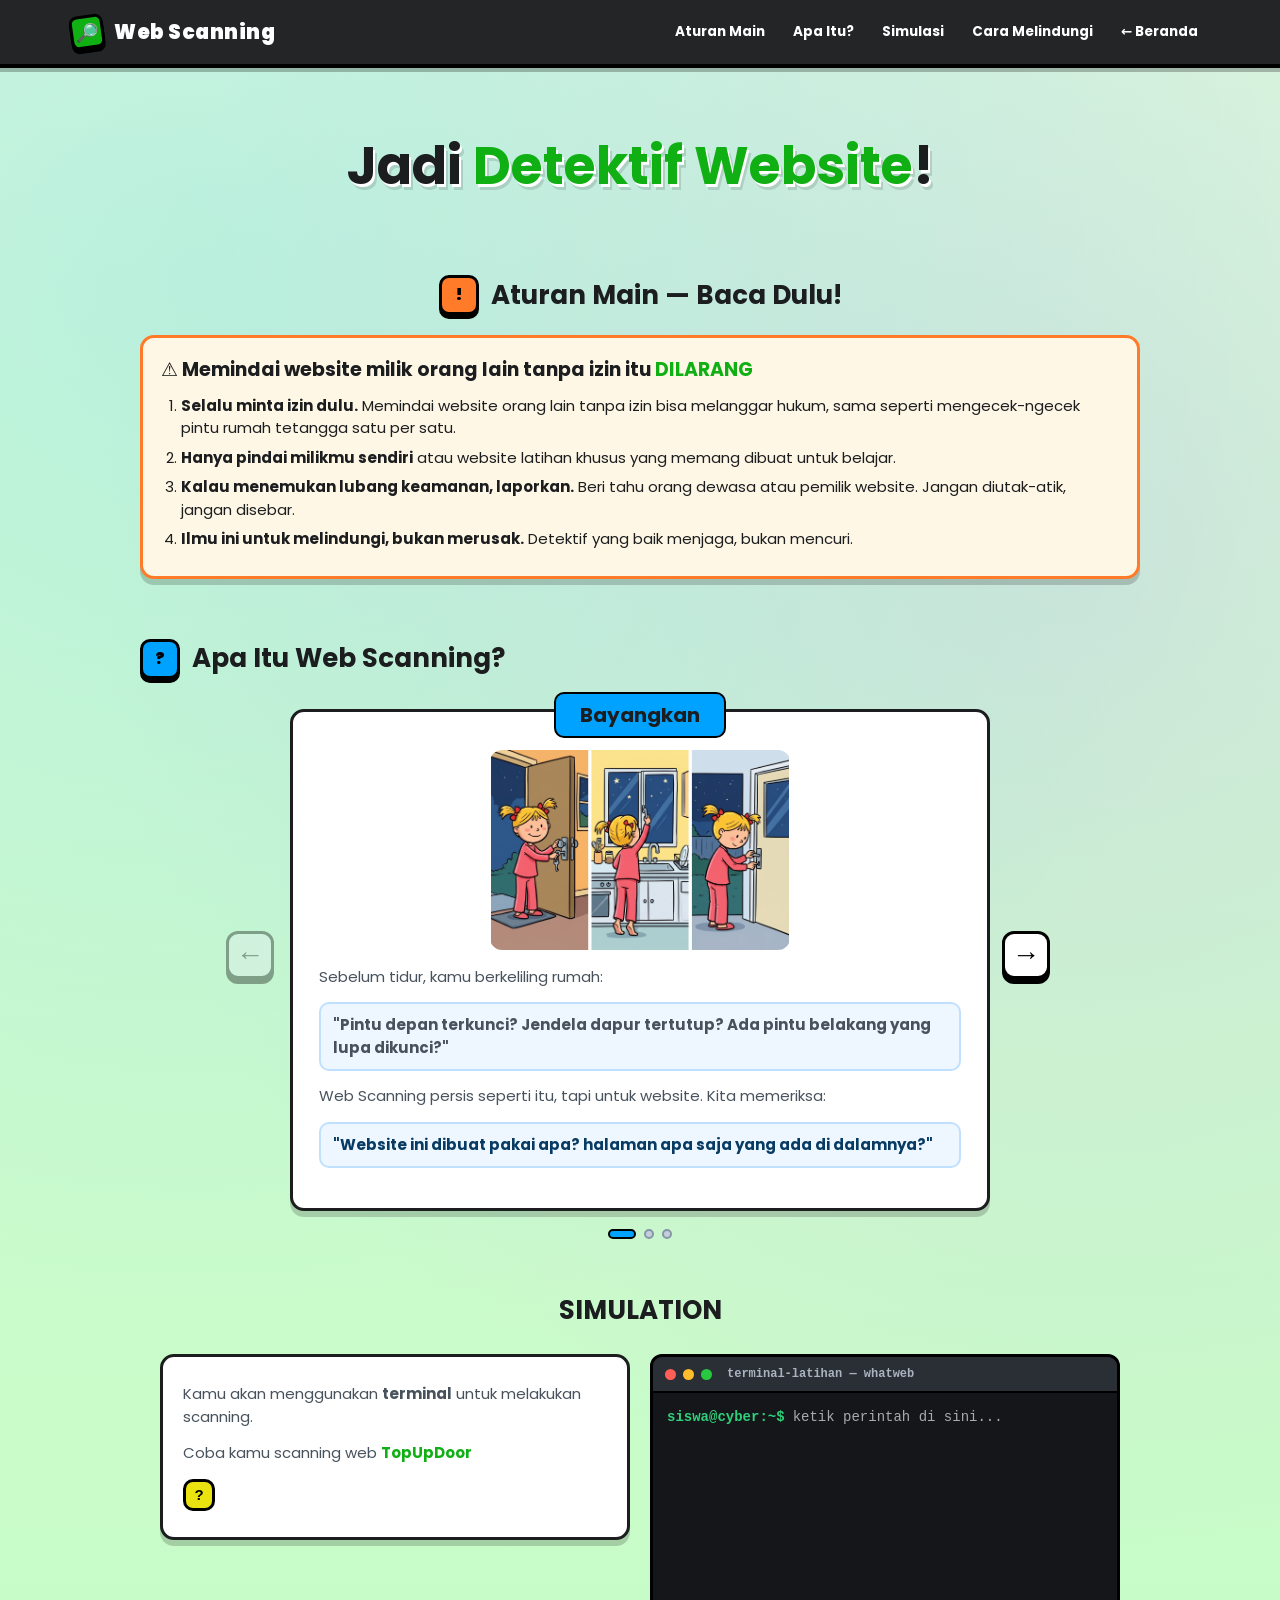
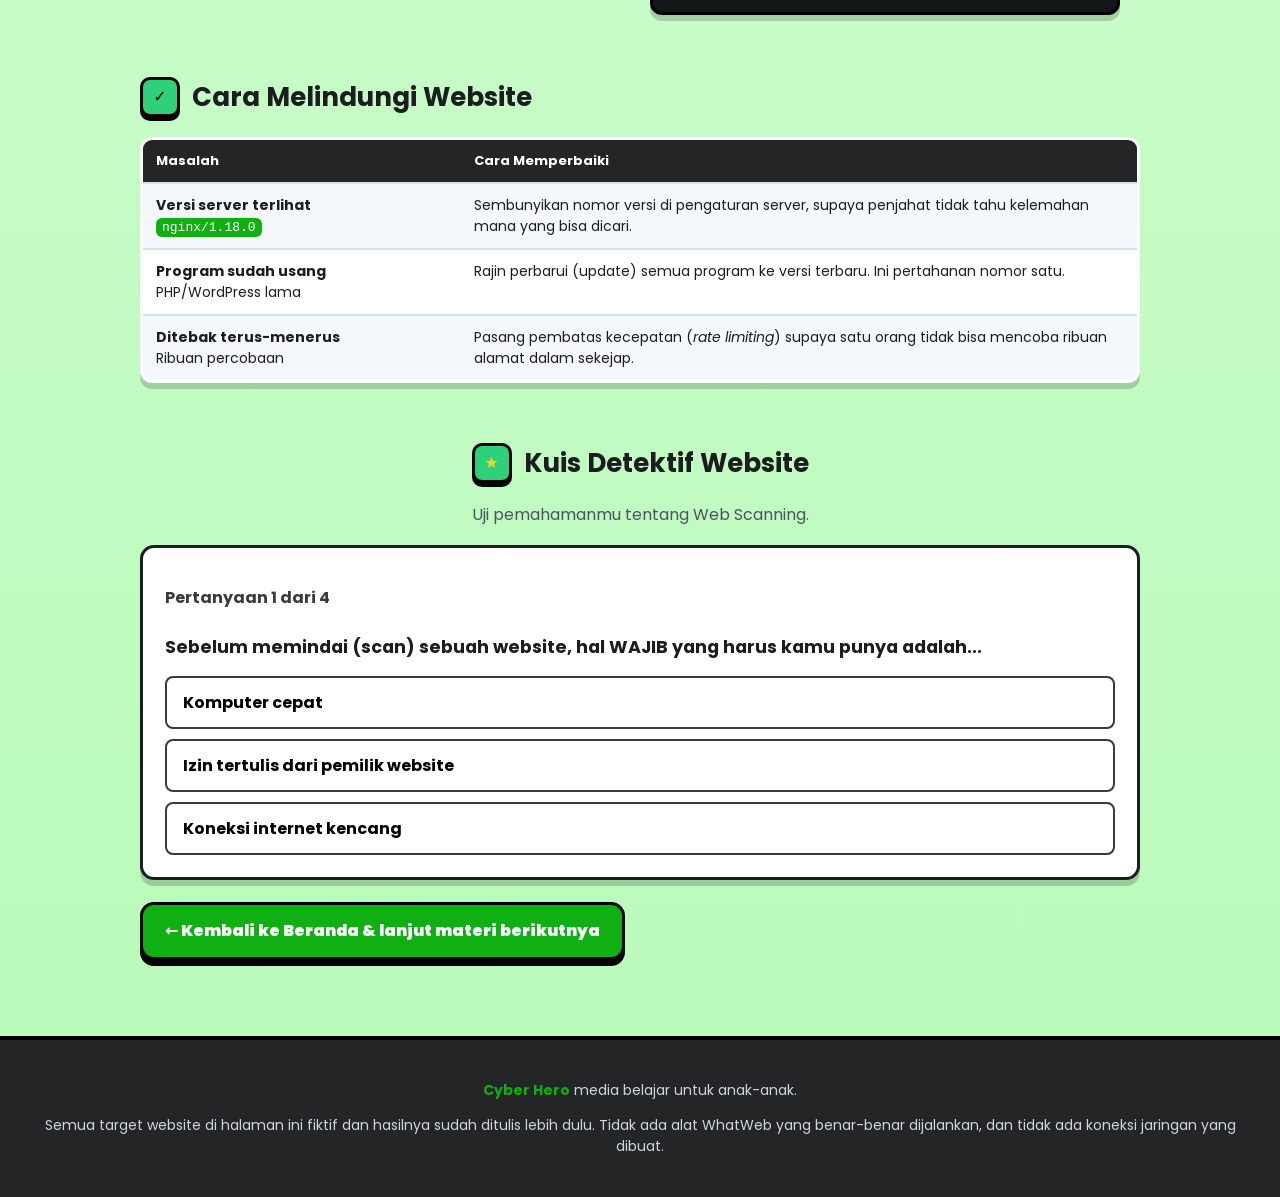
<file: web-scanning.html>
<!DOCTYPE html>
<html lang="id">
<head>
<meta charset="UTF-8" />
<meta name="viewport" content="width=device-width, initial-scale=1.0" />
<title>Web Scanning — Akademi Keamanan Siber Bloxy</title>
<link rel="preconnect" href="https://fonts.googleapis.com">
<link rel="preconnect" href="https://fonts.gstatic.com" crossorigin>
<link href="https://fonts.googleapis.com/css2?family=Poppins:wght@400;500;600;700;800;900&display=swap" rel="stylesheet">
<link rel="stylesheet" href="css/base.css" />
<link rel="stylesheet" href="css/lab.css" />
<link rel="stylesheet" href="css/web-scanning.css" />
<script src="js/scanning.js" defer></script>
</head>

<body>
<header class="nav">
  <div class="nav-in">
    <div class="logo">
      <span class="cube"><span>🔎</span></span>
      Web Scanning
    </div>
    <nav class="menu">
      <a href="#aturan">Aturan Main</a>
      <a href="#apa">Apa Itu?</a>
      <a href="#whatweb">Simulasi</a>
      <a href="#lindungi">Cara Melindungi</a>
      <a href="index.html">← Beranda</a>
    </nav>
  </div>
</header>

<div class="hero wrap">
  <h1>Jadi <span class="hl">Detektif Website</span>!</h1>
</div>

<div class="wrap">

<section id="aturan">
  <div class="sec-title aturanmain">
    <div class="num" style="background:var(--bx-orange)">!</div>
    <h2>Aturan Main — Baca Dulu!</h2>
  </div>
  <div class="rule-box">
    <h3>⚠️ Memindai website milik orang lain tanpa izin itu <span class="dilarang">DILARANG</span></h3>
    <ol>
      <li><b>Selalu minta izin dulu.</b> Memindai website orang lain tanpa izin bisa melanggar hukum, sama seperti mengecek-ngecek pintu rumah tetangga satu per satu.</li>
      <li><b>Hanya pindai milikmu sendiri</b> atau website latihan khusus yang memang dibuat untuk belajar.</li>
      <li><b>Kalau menemukan lubang keamanan, laporkan.</b> Beri tahu orang dewasa atau pemilik website. Jangan diutak-atik, jangan disebar.</li>
      <li><b>Ilmu ini untuk melindungi, bukan merusak.</b> Detektif yang baik menjaga, bukan mencuri.</li>
    </ol>
  </div>
</section>

<section id="apa">
  <div class="sec-title">
    <div class="num" style="background:var(--bx-sky)">?</div>
    <h2>Apa Itu Web Scanning?</h2>
  </div>

  <div class="learning-slider">
    <button class="slide-arrow left" id="prevApa" aria-label="Materi sebelumnya">←</button>

    <div class="learning-window">
      <div class="card block learning-card active" data-slide="0">
      <h3 class="sub-class">Bayangkan</h3>
        <div class="Illustrasion"><img src="img/webscan.jpg.jpeg" alt="Ilustrasi memeriksa rumah"></div>
        <p class="desc">Sebelum tidur, kamu berkeliling rumah:</p>
        <p class="desc safe-tip"><strong>"Pintu depan terkunci? Jendela dapur tertutup? Ada pintu belakang yang lupa dikunci?"</strong></p>
        <p class="desc">
          Web Scanning persis seperti itu, tapi untuk website.
          Kita memeriksa:
        </p>
        <p class="desc safe-tip"><b>"Website ini dibuat pakai apa?
          halaman apa saja yang ada di dalamnya?"</b></p>
      </div>

      <div class="card block learning-card" data-slide="1">
        <h3 class="sub-class">Alat</h3>
        <div class="Illustrasion"><img src="img/53689953-5113-4f4c-9c05-807a713a6270.png" alt="Ilustrasi memeriksa rumah"></div>
        <table class="tbl">
          <tr>
            <th>Alat</th>
            <th>Pertanyaan</th>
            <th>Command</th>
          </tr>
          <tr>
            <td>
              <b style="color:#10af13">WhatWeb</b>
            </td>
            <td>
              <b>"Kamu terbuat dari apa?"</b>
              <br>
              Server, bahasa program, versi
            </td>
            <td>
              <div class="terminal">
                <div class="bar-top">
                  <span class="dot" style="background:#ff5f57"></span>
                  <span class="dot" style="background:#ffbd2e"></span>
                  <span class="dot" style="background:#28c840"></span>
                </div>
                <div class="terminal-body">
                  <div class="terminal-line">
                    <span class="prompt">whatweb<span style="color:#fff"> (website yang dituju)</span></span>
                  </div>
                </div>
              </div>
            </td>
          </tr>
        </table>
      </div>

      <div class="card block learning-card" data-slide="2">
        <h3 class="sub-class">Cara Kerja</h3>
        <p class="desc">
          Setiap website diam-diam <b>"memperkenalkan diri"</b>
          saat kita membukanya.
          Website mengirim catatan kecil berisi nama server
          dan versinya.
        </p>
        <p class="desc">
          <strong style="color:#10af13">WhatWeb</strong> membaca catatan itu lalu merangkumnya.
          Seperti bertanya ke ibu:
        </p>
        <div class="Illustrasion"><img src="img/caraKerjawebscan.jpg.jpeg" alt="Ilustrasi memeriksa rumah"></div>
      </div>
    </div>

    <button class="slide-arrow right" id="nextApa" aria-label="Materi berikutnya">→</button>
  </div>

  <div class="slide-indicator">
    <span class="slide-dot active"></span>
    <span class="slide-dot"></span>
    <span class="slide-dot"></span>
  </div>
</section>

<section id="whatweb" class="card-simulasi">
  <div class="sec-title simulasi">
    <h2>SIMULATION</h2>
  </div>

  <div class="grid">
    <div class="card block hint">
      <P class="desc">Kamu akan menggunakan <b>terminal</b> untuk melakukan scanning.</P>
      <p class="desc">Coba kamu scanning web <b style="color:#10af13">TopUpDoor</b></p>
      <button class="hint-btn" id="hintBtn">?</button>
      <div class="terminal hint-terminal" id="hintText">
        <div class="bar-top">
          <span class="dot" style="background:#ff5f57"></span>
          <span class="dot" style="background:#ffbd2e"></span>
          <span class="dot" style="background:#28c840"></span>
          <span class="ttl">hint</span>
        </div>

        <div class="terminal-body">
          <div class="terminal-line">
            <span class="hint-command"><span class="prompt">whatweb</span> https://topupdoor.vercel.app</span>
          </div>
        </div>
      </div>
    </div>

    <div class="input">
      <div class="terminal">
        <div class="bar-top">
          <span class="dot" style="background:#ff5f57"></span>
          <span class="dot" style="background:#ffbd2e"></span>
          <span class="dot" style="background:#28c840"></span>
          <span class="ttl">
            terminal-latihan — whatweb
          </span>
        </div>
        <div class="terminal-body">
          <div class="terminal-line">
            <span class="prompt">siswa@cyber:~$</span>
            <div class="terminal-input-wrap">
              <div id="wwCommandPreview" aria-hidden="true"></div>
              <input type="text" id="wwCommand" class="terminal-input"
                autocomplete="off" spellcheck="false"
                placeholder="ketik perintah di sini...">
            </div>
          </div>
          <pre id="wwTerm">
          </pre>
        </div>
      </div>
      <ul class="finds" id="wwFinds"></ul>
    </div>
  </div>
</section>

<section id="lindungi">
  <div class="sec-title">
    <div class="num" style="background:var(--bx-green)">
      ✓
    </div>
    <h2>Cara Melindungi Website</h2>
  </div>

  <table class="tbl">
    <tr>
      <th style="width:32%">Masalah</th>
      <th>Cara Memperbaiki</th>
    </tr>
    <tr>
      <td>
        <b>Versi server terlihat</b><br>
        <code>nginx/1.18.0</code>
      </td>
      <td>
        Sembunyikan nomor versi di pengaturan server,
        supaya penjahat tidak tahu kelemahan mana yang bisa dicari.
      </td>
    </tr>
    <tr>
      <td>
        <b>Program sudah usang</b><br>
        PHP/WordPress lama
      </td>
      <td>
        Rajin perbarui (update) semua program ke versi terbaru.
        Ini pertahanan nomor satu.
      </td>
    </tr>
    <tr>
      <td>
        <b>Ditebak terus-menerus</b><br>
        Ribuan percobaan
      </td>
      <td>
        Pasang pembatas kecepatan
        (<i>rate limiting</i>)
        supaya satu orang tidak bisa mencoba ribuan alamat
        dalam sekejap.
      </td>
    </tr>
  </table>
</section>

<section id="kuis-scan">
  <div class="sec-title kuis">
    <div class="num" style="background:var(--bx-green);color:var(--bx-yellow)">
      ★
    </div>
    <h2>Kuis Detektif Website</h2>
  </div>
  <p class="sec-sub">
    Uji pemahamanmu tentang Web Scanning.
  </p>
    <div class="quiz block" id="scanQuizBox" style="min-height: 250px;"></div>
  <p style="margin-top:22px">
    <a class="cta" href="index.html">
      ← Kembali ke Beranda &amp; lanjut materi berikutnya
    </a>
  </p>
</section>

</div>

<footer>
  <p>
    <b class="cyber">Cyber Hero</b>
    media belajar untuk anak-anak.
  </p>
  <p>
    Semua target website di halaman ini fiktif
    dan hasilnya sudah ditulis lebih dulu.
    Tidak ada alat WhatWeb yang benar-benar dijalankan,
    dan tidak ada koneksi jaringan yang dibuat.
  </p>
</footer>

</body>
</html>
</file>
<file: css/base.css>
:root{
  --bx-red:#e2231a;
  --bx-dark:#232527;
  --bx-slate:#393b3d;
  --bx-ink:#1b1d1f;
  --bx-sky:#00a2ff;
  --bx-green:#2fd07a;
  --bx-yellow:#ffcf33;
  --bx-purple:#a259ff;
  --bx-orange:#ff7a29;
  --bx-cloud:#f4f7fb;
  --bx-line:#d9e2ec;
  --bx-white:#ffffff;
  --shadow:0 6px 0 rgba(0,0,0,.18);
  --page-accent:var(--bx-red);
}

*{box-sizing:border-box}
html,body{margin:0;padding:0}
body{
  font-family:'Poppins',system-ui,-apple-system,sans-serif;
  background:
    radial-gradient(circle at 15% 10%, rgba(0,162,255,.14), transparent 40%),
    radial-gradient(circle at 85% 20%, rgba(162,89,255,.14), transparent 40%),
    linear-gradient(180deg,#dbfddb 0%, #b8fab8 100%);
  color:var(--bx-ink);
  line-height:1.5;
  -webkit-font-smoothing:antialiased;
}
.wrap{max-width:1040px;margin:0 auto;padding:0 20px}
a{color:var(--bx-sky)}

.stud{
  display:inline-block;width:13px;height:13px;border-radius:50%;
  background:#e4eaf2;border:2px solid #c3cfdd;
  box-shadow:inset 0 -2px 0 rgba(0,0,0,.06);
}
.block{
  border-radius:14px;border:3px solid var(--bx-ink);box-shadow:var(--shadow);
}

.safe-banner{
  background:var(--bx-green);color:#08351d;
  border-bottom:4px solid var(--bx-ink);
  text-align:center;font-weight:bold;padding:10px 16px;font-size:15px;
}

header.nav{
  position:sticky;top:0;z-index:50;background:var(--bx-dark);
  border-bottom:4px solid #000;box-shadow:0 4px 0 rgba(0,0,0,.25);
}
.nav-in{
  display:flex;align-items:center;gap:14px;justify-content:space-between;
  padding:12px 20px;max-width:1180px;margin:0 auto;
}
.logo{
  display:flex;align-items:center;gap:10px;
  color:#fff;font-weight:900;font-size:20px;letter-spacing:.5px;
}
.logo .cube{
  width:34px;height:34px;background:#10af13;
  border:3px solid #000;border-radius:8px;
  display:grid;place-items:center;transform:rotate(-8deg);box-shadow:0 4px 0 #000;
}
.logo .cube span{color:#fff;font-size:18px;transform:rotate(8deg)}
nav.menu{display:flex;gap:4px;flex-wrap:wrap;justify-content:flex-end}
nav.menu a{
  color:#fff;text-decoration:none;font-weight:bold;font-size:13.5px;
  padding:8px 10px;border-radius:10px;border:2px solid transparent;white-space:nowrap;
}
nav.menu a:hover{background:#10af13;border-color:#10af13}

nav.menu a.active{
  background:#10af13;
  border-color:#10af13;
  color:#fff;
  box-shadow:0 3px 0 #000;
}

.hero{padding:48px 0 30px;text-align:center;position:relative}
.hero h1{
  font-size:clamp(30px,6vw,52px);margin:.2em 0;color:var(--bx-ink);
  text-shadow:2px 3px 0 #fff, 4px 6px 0 rgba(0,0,0,.12);
}
.hero h1 .hl{color:#10af13}
.hero p.sub{font-size:18px;max-width:640px;margin:10px auto 0;color:#2c3440}
.badges{display:flex;gap:10px;justify-content:center;flex-wrap:wrap;margin-top:22px}
.pill{
  background:#fff;border:3px solid var(--bx-ink);border-radius:999px;
  padding:8px 16px;font-weight:bold;font-size:14px;box-shadow:0 4px 0 rgba(0,0,0,.15);
}

section{padding:30px 0}
.sec-title{display:flex;align-items:center;gap:12px;margin:0 0 6px;margin-bottom:20px;}
.aturanmain{justify-content:center}
.sec-title .num{
  width:40px;height:40px;flex:0 0 40px;border-radius:10px;border:3px solid #000;
  display:grid;place-items:center;color:#000;font-weight:900;box-shadow:0 4px 0 #000;
}
.sec-title h2{font-size:26px;margin:0;}
.sec-sub{color:#4a5560;margin:2px 0 18px;font-size:16px;text-align:center}

.grid{display:grid;grid-template-columns:repeat(2,1fr);gap:20px;align-items:start}
.card{background:#fff;padding:20px;position:relative;overflow:hidden;}
.card .studs{position:absolute;top:10px;left:16px;display:flex;gap:7px;opacity:.9}
.card h3{margin:14px 0 4px;font-size:20px;display:flex;align-items:center;gap:8px;justify-content: center}
.card .tag{
  display:inline-block;font-size:12px;font-weight:bold;padding:3px 10px;
  border-radius:999px;border:2px solid #000;color:#fff;
}
.card p.desc{color:#48525d;font-size:15px;margin:6px 0 14px}
.card-simulasi {
  padding:45px 20px 20px;;position: relative;margin-top:40px
}
.card.announcement{
  width:100%;
  max-width:640px;
  min-height:150px;
  padding:20px;
  margin:0 auto;
  margin-top:20px;
}
.simulasi {
  position: absolute;
  top: -24px;
  left: 50%;
  transform: translateX(-50%);

  padding: 6px 24px;  

  width: max-content;
  margin: 0;

  z-index: 10;
}

.demo{background:var(--bx-cloud);border:2px dashed var(--bx-line);border-radius:12px;padding:14px}
.demo label{font-size:13px;font-weight:bold;color:#3a444f;display:block;margin-bottom:6px}
.demo input,.demo textarea{
  width:100%;padding:11px 12px;border:2px solid var(--bx-ink);
  border-radius:10px;font-family:inherit;font-size:14px;background:#fff;
}
.demo textarea{min-height:64px;resize:vertical}
.demo .row{display:flex;gap:8px;margin-top:10px;flex-wrap:wrap}

.btn{
  cursor:pointer;border:3px solid #000;border-radius:12px;padding:10px 16px;
  font-weight:900;font-size:14px;color:#fff;box-shadow:0 5px 0 #000;
  transition:transform .05s, box-shadow .05s;
}
.btn:active{transform:translateY(3px);box-shadow:0 2px 0 #000}
.btn.play{background:var(--bx-green)}
.btn.hint{background:var(--bx-sky),}
.btn.small{padding:7px 12px;font-size:13px}

.cta{
  display:inline-flex;align-items:center;gap:10px;text-decoration:none;
  background:#10af13;color:#fff;border:3px solid #000;border-radius:14px;
  padding:14px 22px;font-weight:900;font-size:16px;box-shadow:0 6px 0 #000;
  transition:transform .05s, box-shadow .05s;
}
.cta:hover{filter:brightness(1.06);background:#2de830;color:#000}
.cta:active{transform:translateY(3px);box-shadow:0 3px 0 #000}
.cta2{
  display:inline-flex;align-items:center;gap:10px;text-decoration:none;
  background:#10af13;color:#fff;border:3px solid #000;border-radius:14px;
  padding:14px 22px;font-weight:900;font-size:16px;box-shadow:0 6px 0 #000;
  transition:transform .05s, box-shadow .05s;
}
.cta2:hover{filter:brightness(1.06);background:#2de830;color:#000}
.cta3{
  display:inline-flex;align-items:center;gap:10px;text-decoration:none;
  background:var(--bx-orange);color:#fff;border:3px solid #000;border-radius:14px;
  padding:14px 22px;font-weight:900;font-size:16px;box-shadow:0 6px 0 #000;
  transition:transform .05s, box-shadow .05s;
}
.cta3:hover{background:rgb(255, 162, 0);color:#000}
.cta4{
  display:inline-flex;align-items:center;gap:10px;text-decoration:none;
  background:rgb(255, 106, 0);color:#fff;border:3px solid #000;border-radius:14px;
  padding:14px 22px;font-weight:900;font-size:16px;box-shadow:0 6px 0 #000;
  transition:transform .05s, box-shadow .05s;
}
.cta4:hover{background:rgb(255, 162, 0);color:#000}


.out{
  margin-top:12px;border-radius:10px;padding:12px;font-size:14px;font-weight:bold;
  border:2px solid var(--bx-ink);min-height:20px;display:none;
}
.out.ok{background:#e8f7ee;color:#0f6b3a;display:block}
.out.warn{background:#fff2e0;color:#a2560f;display:block}
.out.bad{background:#fde8e6;color:#9c241b;display:block}

.safe-tip{
  margin-top:12px;background:#eef7ff;border:2px solid #bfe0ff;border-radius:10px;
  padding:10px 12px;font-size:13px;color:#0a4d80;
}
#hintText {
  opacity: 0;
  max-height: 0;
  overflow: hidden;
  margin-top: 0;
  pointer-events: none;
  transition:
    opacity .4s ease,
    max-height .4s ease,
    margin-top .4s ease;
}

#hintText.show {
  opacity: 1;
  max-height: 120px;
  margin-top: 14px;
  pointer-events: auto;
}

.hint-terminal {
  padding: 0;
  border-radius: 10px;
  overflow: hidden;
  background: #1b1d1f;
  border: 3px solid #000;
}

.hint-terminal .bar-top {
  margin: 0;
}
.safe-tip b{color:#083b63}
code{
  background:#10af13;color:#fff;padding:2px 6px;border-radius:6px;
  font-size:13px;font-family:Consolas,Menlo,monospace;
}
.hint-btn {
  width: 32px;
  height: 32px;
  border: 3px solid#000;
  border-radius: 10px;
  background: #eae310;
  color: black;
  font-size: 15px;
  font-weight: bold;
  cursor: pointer;
}
.hint-btn:hover {
  background:#fffa69;
  transform: scale(1.05);
}

.quiz{background:#fff;padding:22px}
.q{margin-bottom:16px}
.q p{font-weight:bold;margin:0 0 8px}
.opts{display:grid;gap:8px}
.opt{
  cursor:pointer;border:2px solid var(--bx-ink);border-radius:10px;padding:10px 12px;
  background:#fff;font-size:14px;text-align:left;font-family:inherit;font-weight:bold;
}
.opt:hover{background:var(--bx-cloud)}
.opt.correct{background:#e8f7ee;border-color:var(--bx-green)}
.opt.wrong{background:#fde8e6;border-color:var(--bx-red)}

footer{
  background:var(--bx-dark);color:#cfd6dd;margin-top:30px;border-top:4px solid #000;
  padding:26px 20px;text-align:center;font-size:14px;
}
footer b{color:#fff}

.kuis{justify-content:center}

@media(max-width:720px){
  .grid{grid-template-columns:1fr}
  .nav-in{flex-direction:column;gap:8px}
  nav.menu{justify-content:center}
}

.cyber {
  color:#10af13;
}

html {
  scroll-behavior: smooth;
}

.apps {color:#10af13}

.card.block.input{
  background:#ddedfa;
  border-color:#0a4d80;
  overflow: visible;
}

.learning-slider{
  display:grid;
  grid-template-columns:52px minmax(0, 700px) 52px;
  justify-content:center;
  align-items:center;
  gap:12px;
  margin:0 auto;
}

.learning-window{
  position:relative;
  min-height:330px;
}

.learning-card{
  display:none;
  position:relative;
  overflow:visible;
  width:100%;
  min-height:330px;
  padding:26px;
  animation:slideFade .5s ease;
  margin-top:10px;
}

.learning-card.active{
  display:block;
}

@keyframes slideFade{
  from{
    opacity:0;
    transform:translateX(12px);
  }

  to{
    opacity:1;
    transform:translateX(0);
  }
}

.step-label{
  display:inline-block;
  margin-top:28px;
  margin-bottom:4px;

  background:var(--bx-sky);
  color:#000;

  border:2px solid #000;
  border-radius:999px;

  padding:4px 10px;

  font-size:12px;
  font-weight:900;

  box-shadow:0 3px 0 #000;
}

.slide-arrow{
  width:48px;
  height:48px;
  cursor:pointer;
  border:3px solid #000;
  border-radius:12px;
  background:#fff;
  color:#000;
  font-size:28px;
  font-weight:900;
  box-shadow:0 5px 0 #000;
  transition:
    transform .08s,
    box-shadow .08s,
    background .15s;
}

.slide-arrow:hover{
  background:#2de830;
}

.slide-arrow:active{
  transform:translateY(3px);
  box-shadow:0 2px 0 #000;
}

.slide-arrow:disabled{
  opacity:.35;
  cursor:not-allowed;
  background:#e8edf3;
}

.slide-indicator{
  display:flex;
  justify-content:center;
  align-items:center;
  gap:8px;
  margin-top:18px;
}

.slide-dot{
  width:10px;
  height:10px;

  border-radius:50%;

  background:#c4cfdb;
  border:2px solid #8796a6;

  transition:
    width .2s,
    background .2s;
}

.slide-dot.active{
  width:28px;
  border-radius:999px;
  background:var(--bx-sky);
  border-color:#000;
}

@media(max-width:720px){

  .learning-slider{
    grid-template-columns:42px minmax(0,1fr) 42px;
    gap:6px;
  }

  .learning-card{
    min-height:360px;
    padding:20px;
    position: relative;
  }

  .slide-arrow{
    width:40px;
    height:44px;
    font-size:23px;
  }

}

.sub-class{
  position:absolute;
  top:-34px;
  left:50%;
  transform:translateX(-50%);
  margin:0;
  padding:6px 24px;
  background:var(--bx-sky);
  border:2px solid #000;
  border-radius:10px;
  white-space:nowrap;
  font-size:22px;
  font-weight:bold;
  z-index:2;
}

.terminal-body{
  padding:14px;
  border-radius:0 0 10px 10px;
  color:#fff;
}

.terminal-line{
  display:flex;
  align-items:center;
  gap:8px;
  font-family:Consolas, Menlo, monospace;
  font-size:14px;
}

.prompt{
  color:var(--bx-green);
  font-weight:bold;
  white-space:nowrap;
}

.terminal-input{
  flex:1;
  min-width:0;
  border:none !important;
  outline:none;
  background:transparent !important;
  color:#fff;
  padding:0 !important;
  margin:0;
  font-family:Consolas, Menlo, monospace !important;
  font-size:14px;
  font-weight:bold;
}

.terminal-input::placeholder{
  color:#6f7880;
}

.terminal-body pre{
  margin:12px 0 0;
  font-family:Consolas, Menlo, monospace;
  font-size:13px;
  line-height:1.6;
  white-space:pre-wrap;
}

.btnweb {
  background-color: #10af13;
}

.btnweb:hover {
  background-color: #2de830;
  color:black
}

.fa-arrow-right-long {
  margin-right: 10px;
}

.fa-arrow-left-long {
  margin-left: 10px;
}
</file>
<file: css/index.css>
/* ============================================================
   Akademi Keamanan Siber Bloxy - index.css

   DIPAKAI OLEH: index.html (beranda) SAJA.

   Isinya hal-hal yang hanya ada di beranda: barisan avatar,
   kartu unggulan materi, dan skor kuis beranda.
   Mengubah file ini TIDAK akan memengaruhi halaman lain.
   ============================================================ */

/* ---------- 1. Warna khas halaman ini: MERAH ---------- */
:root{
  --page-accent:var(--bx-red);
}

/* ---------- 2. Barisan avatar di hero ---------- */
.avatars{display:flex;justify-content:center;gap:18px;margin:26px 0 6px;flex-wrap:wrap}
.noob{width:74px;text-align:center;font-size:11px;font-weight:bold;color:#3a444f}
.noob .body{
  width:64px;height:64px;margin:0 auto 6px;border-radius:12px;border:3px solid #000;
  display:grid;place-items:center;font-size:30px;box-shadow:0 5px 0 rgba(0,0,0,.2);
}

/* ---------- 3. Kartu unggulan (materi yang punya halaman sendiri) ---------- */
.feature{display:grid;grid-template-columns:1.5fr 1fr;gap:26px;align-items:center}

/* Panel hitam berisi contoh tampilan terminal */
.feature .art{
  background:linear-gradient(160deg,#1f2937,#111827);
  border:3px solid #000;border-radius:14px;padding:16px;
  font-family:Consolas,Menlo,monospace;font-size:12px;color:#8be9a5;
  box-shadow:inset 0 0 0 1px rgba(255,255,255,.06);
}
.feature .art .l{display:block;white-space:nowrap;overflow:hidden;text-overflow:ellipsis}
.feature .art .g{color:#7d8894}
.feature .art .y{color:#ffcf33}

/* ---------- 4. Skor kuis beranda ---------- */
#quizScore{font-weight:900;font-size:18px;margin-top:8px}

/* ---------- 5. Tampilan HP ---------- */
@media(max-width:720px){
  .feature{grid-template-columns:1fr}
}
</file>
<file: css/lab.css>
.back{
  display:inline-flex;align-items:center;gap:8px;text-decoration:none;
  color:#fff;background:var(--bx-slate);border:2px solid #000;border-radius:10px;
  padding:7px 14px;font-weight:bold;font-size:14px;
}
.back:hover{background:#4a4d50}

.rule-box{
  background:#fff7e6;border:3px solid var(--bx-orange);border-radius:14px;
  padding:18px;box-shadow:var(--shadow);
}
.rule-box h3{margin:0 0 10px;font-size:19px}
.dilarang{color:#10af13}
.rule-box ol{margin:0;padding-left:20px}
.rule-box li{margin-bottom:7px;font-size:15px}

.terminal{
  background:#14161a;border:3px solid #000;border-radius:12px;
  padding:0;overflow:hidden;box-shadow:var(--shadow);
}
.terminal .bar-top{
  background:#2a2e35;padding:8px 12px;display:flex;align-items:center;gap:7px;
  border-bottom:2px solid #000;
}
.terminal .dot{width:11px;height:11px;border-radius:50%;display:inline-block}
.terminal .bar-top span.ttl{
  color:#aab4c0;font-size:12px;font-weight:bold;margin-left:8px;
  font-family:Consolas,Menlo,monospace;
}
.terminal pre{
  margin:0;padding:14px;font-family:Consolas,Menlo,monospace;font-size:13px;
  color:#d7e0ea;line-height:1.65;min-height:150px;max-height:330px;overflow:auto;
  white-space:pre-wrap;word-break:break-word;
}

.terminal .pr{color:#2fd07a;font-weight:bold}
.terminal .dim{color:#79838f}
.terminal .hit{color:#ffcf33;font-weight:bold}
.terminal .no{color:#ff7a68}
.terminal .inf{color:#5ec8ff}

.bar{
  height:15px;background:#e4eaf2;border:2px solid var(--bx-ink);border-radius:999px;
  overflow:hidden;margin-top:12px;
}
.bar > i{display:block;height:100%;width:0;background:var(--bx-green);transition:width .15s linear}
.bar-label{font-size:12px;font-weight:bold;color:#4a5560;margin-top:6px}

.tbl{
  width:100%;border-collapse:collapse;background:#fff;font-size:14px;
  border:3px solid var(--bx-ink);border-radius:12px;overflow:hidden;box-shadow:var(--shadow);
}
.tbl th{background:var(--bx-dark);color:#fff;text-align:left;padding:11px 13px;font-size:13px}
.tbl td{padding:11px 13px;border-top:2px solid var(--bx-line);vertical-align:top}
.tbl tr:nth-child(even) td{background:var(--bx-cloud)}

.finds{list-style:none;margin:12px 0 0;padding:0;display:grid;gap:7px}
.finds li{
  background:#fff;border:2px solid var(--bx-line);border-radius:10px;
  padding:9px 12px;font-size:14px;display:flex;gap:10px;align-items:flex-start;
}
.finds li b{font-family:Consolas,Menlo,monospace;color:var(--bx-red)}

@media(max-width:720px){
  .terminal pre{font-size:12px}
  .tbl{display:block;overflow-x:auto}
}
</file>
<file: css/brute-force.css>
:root{
  --page-accent:var(--bx-orange);
}

.mode-select{
  width:100%;padding:11px 12px;border:2px solid var(--bx-ink);border-radius:10px;
  font-family:inherit;font-size:14px;background:#fff;font-weight:bold;
}

.mode-pill{
  display:inline-block;padding:3px 11px;border-radius:999px;border:2px solid #000;
  font-size:12px;font-weight:900;text-transform:uppercase;letter-spacing:.3px;
}
.mode-weak{background:#fde8e6;color:#9c241b}
.mode-strong{background:#e8f7ee;color:#0f6b3a}

/* ---------- 4. Deretan "kartu sandi" untuk contoh lemah vs kuat ---------- */
.pw-row{display:grid;grid-template-columns:1fr 1fr;gap:12px;margin-top:12px}
.pw-card{
  border:3px solid var(--bx-ink);border-radius:12px;padding:12px;background:#fff;
  box-shadow:0 4px 0 rgba(0,0,0,.12);
}
.pw-card.weak{background:#fef4f3;border-color:var(--bx-red)}
.pw-card.strong{background:#f2fbf6;border-color:var(--bx-green)}
.pw-card h4{margin:0 0 8px;font-size:15px;display:flex;align-items:center;gap:7px}
.pw-card .pw{
  font-family:Consolas,Menlo,monospace;font-weight:bold;font-size:15px;
  background:#14161a;color:#ffcf33;border-radius:8px;padding:8px 10px;display:block;
  word-break:break-all;
}
.pw-card .why{margin:8px 0 0;font-size:13px;color:#48525d}

/* ---------- 5. Meteran "waktu tebak" ---------- */
.speed{list-style:none;margin:12px 0 0;padding:0;display:grid;gap:7px}
.speed li{
  background:#fff;border:2px solid var(--bx-line);border-radius:10px;
  padding:9px 12px;font-size:14px;display:flex;justify-content:space-between;gap:12px;align-items:center;
}
.speed li .t{font-weight:900;font-family:Consolas,Menlo,monospace}
.speed li .fast{color:var(--bx-red)}
.speed li .slow{color:#0f6b3a}

/* ---------- 6. Skor kuis halaman Brute Force ---------- */
#bfScore{font-weight:900;font-size:18px;margin-top:8px}

.Illustrasion{
  display: flex;justify-content: center;margin:12px 0 16px
}

.Illustrasion img{
  width: 100%;max-width: 600px;height: 200px;object-fit: contain;border-radius: 12px;
}

.terminal-body {
  overflow: hidden;
}

.terminal-line {
  display: flex;
  align-items: center;
  gap: 8px;
  overflow: hidden;
  min-width: 0;
}

.terminal-input-wrap {
  position: relative;
  display: inline-block;
  flex: 1;
  min-width: 0;
  overflow: hidden;
  vertical-align: middle;
}

#wwCommandPreview {
  position: absolute;
  inset: 0;
  z-index: 1;
  overflow: hidden;
  white-space: pre;
  pointer-events: none;
  color: white;
  font: inherit;
  padding: 0;
  border: none;
}

#wwCommand {
  position: relative;
  z-index: 2;
  display: block;
  width: 100%;
  min-width: 0;
  box-sizing: border-box;
  background: transparent;
  color: transparent !important;
  -webkit-text-fill-color: transparent;
  caret-color: white;
  font: inherit;
  border: none;
  outline: none;
}

#wwCommandPreview .keyword {
  color: #10af13;
  font-weight: bold;
}

#wwCommand::placeholder {
  color: #6b7280;
  -webkit-text-fill-color: #6b7280;
  opacity: 1;
}

#wwCommandPreview .gb-flag {
  color: #ff6a00;
  font-weight: bold;
}

@media(max-width:720px){
  .pw-row{grid-template-columns:1fr}
}

#hydraHintText {
  opacity: 0;
  max-height: 0;
  overflow: hidden;
  margin-top: 0;
  pointer-events: none;
  transition:
    opacity .4s ease,
    max-height .4s ease,
    margin-top .4s ease;
}

#hydraHintText.show {
  opacity: 1;
  max-height: 160px;
  margin-top: 14px;
  pointer-events: auto;
}

.hint-terminal {
  padding: 0;
  border-radius: 10px;
  overflow: hidden;
  background: #1b1d1f;
  border: 3px solid #000;
}

.hint-terminal .bar-top {
  margin: 0;
}

.hint-terminal .terminal-body {
  padding: 14px;
}

  .q-slide {
      animation: fadeIn 0.4s ease-in-out;
    }
    @keyframes fadeIn {
      from { opacity: 0; transform: translateX(10px); }
      to { opacity: 1; transform: translateX(0); }
    }
    .opts {
      margin-top: 15px;
      display: flex;
      flex-direction: column;
      gap: 10px;
    }
    .opt {
      padding: 12px 16px;
      border: 2px solid var(--bx-slate, #cbd5e1);
      background: #fff;
      border-radius: 8px;
      cursor: pointer;
      text-align: left;
      font-size: 1rem;
      transition: all 0.2s;
    }
    .opt:hover:not(:disabled) {
      border-color: var(--bx-blue, #3b82f6);
      background: #f1f5f9;
    }
    .opt:disabled {
      cursor: not-allowed;
      opacity: 0.8;
    }
    .opt.correct {
      background-color: var(--bx-green, #28c840) !important;
      color: #fff !important;
      border-color: var(--bx-green, #28c840) !important;
    }
    .opt.wrong {
      background-color: var(--bx-red, #ff5f57) !important;
      color: #fff !important;
      border-color: var(--bx-red, #ff5f57) !important;
    }
    #bfScoreResult {
      font-size: 1.5rem;
      font-weight: bold;
      color: var(--bx-blue, #3b82f6);
      margin: 15px 0;
    }
</file>
<file: css/port-scanning.css>
:root{
  --page-accent:var(--bx-green);
}

.st{
  display:inline-block;padding:3px 11px;border-radius:999px;border:2px solid #000;
  font-size:12px;font-weight:900;text-transform:uppercase;letter-spacing:.3px;
}
.st-open{background:#fde8e6;color:#9c241b}    /* terbuka   */
.st-close{background:#e8f7ee;color:#0f6b3a}   /* tertutup  */
.st-filter{background:#e5f2fc;color:#0a4d80}  /* tersaring */

.dim2{color:#7d8894;font-weight:normal;font-size:12px;margin-left:6px}

.doors{display:grid;grid-template-columns:repeat(4,1fr);gap:10px;margin-top:14px}
.door{
  border:3px solid var(--bx-ink);border-radius:10px;padding:10px 6px;text-align:center;
  font-size:12px;font-weight:bold;box-shadow:0 4px 0 rgba(0,0,0,.15);background:#fff;
}
.door .no{display:block;font-size:17px;font-weight:900;margin-bottom:2px}
.door.open{background:#fde8e6;border-color:var(--bx-red)}
.door.shut{background:#e8f7ee;border-color:var(--bx-green)}

#fwList{display:grid;gap:10px;margin-top:12px}
.fw-item{
  display:grid;grid-template-columns:1fr auto;gap:10px;align-items:center;
  background:#fff;border:2px solid var(--bx-line);border-radius:12px;padding:11px 13px;
}
.fw-item .fw-info b{font-size:15px}
.fw-item .fw-note{grid-column:1 / -1;font-size:13px;color:#48525d;line-height:1.45}
.fw-item .fw-note:empty{display:none}
.fw-ok{border-color:var(--bx-green);background:#f2fbf6}   /* jawaban benar */
.fw-no{border-color:var(--bx-red);background:#fef4f3}     /* jawaban salah */
#fwScore{font-weight:900;font-size:17px;margin-top:12px}

#portScore{font-weight:900;font-size:18px;margin-top:8px}

@media(max-width:720px){
  .doors{grid-template-columns:repeat(3,1fr)}
  .fw-item{grid-template-columns:1fr}
}

.Illustrasion{
  display: flex;justify-content: center;margin:12px 0 16px
}

.Illustrasion img{
  width: 100%;max-width: 300px;height: 200px;object-fit: contain;border-radius: 12px;
}

.gb-input-wrap {
  position: relative;
  display: inline-block;
  flex: 1;
  min-width: 0;
  overflow: hidden;
  vertical-align: middle;
}

#gbCommandPreview {
  position: absolute;
  inset: 0;
  z-index: 1;
  overflow: hidden;
  white-space: pre;
  pointer-events: none;
  color: white;
  font: inherit;
  padding: 0;
  border: none;
}

#gbCommand {
  position: relative;
  z-index: 2;
  display: block;
  width: 100%;
  min-width: 0;
  box-sizing: border-box;
  background: transparent;
  color: transparent !important;
  -webkit-text-fill-color: transparent;
  caret-color: white;
  font: inherit;
  border: none;
  outline: none;
}

#gbCommandPreview .gb-command {
  color: #10af13;
  font-weight: bold;
}

#gbCommandPreview .gb-flag {
  color: #ff6a00;
  font-weight: bold;
}

.q-slide {
    animation: fadeIn 0.4s ease-in-out;
  }
  @keyframes fadeIn {
    from { opacity: 0; transform: translateX(10px); }
    to { opacity: 1; transform: translateX(0); }
  }
  .opts {
    margin-top: 15px;
    display: flex;
    flex-direction: column;
    gap: 10px;
  }
  .opt {
    padding: 12px 16px;
    border: 2px solid var(--bx-slate, #cbd5e1);
    background: #fff;
    border-radius: 8px;
    cursor: pointer;
    text-align: left;
    font-size: 1rem;
    transition: all 0.2s;
  }
  .opt:hover:not(:disabled) {
    border-color: var(--bx-blue, #3b82f6);
    background: #f1f5f9;
  }
  .opt:disabled {
    cursor: not-allowed;
    opacity: 0.8;
  }
  .opt.correct {
    background-color: var(--bx-green, #28c840) !important;
    color: #fff !important;
    border-color: var(--bx-green, #28c840) !important;
  }
  .opt.wrong {
    background-color: var(--bx-red, #ff5f57) !important;
    color: #fff !important;
    border-color: var(--bx-red, #ff5f57) !important;
  }
  #portScoreResult {
    font-size: 1.5rem;
    font-weight: bold;
    color: var(--bx-blue, #3b82f6);
    margin: 15px 0;
  }
  .quiz-nav {
    margin-top: 20px;
    display: none;
    text-align: right;
  }
</file>
<file: css/sql-injection.css>
:root{
  --page-accent:var(--bx-sky);
}

.inject{
  background:#fde8e6;color:#9c241b;border:2px solid var(--bx-red);
  border-radius:6px;padding:1px 6px;font-family:Consolas,Menlo,monospace;
  font-weight:bold;font-size:13px;
}

.mode-pill{
  display:inline-block;padding:3px 11px;border-radius:999px;border:2px solid #000;
  font-size:12px;font-weight:900;text-transform:uppercase;letter-spacing:.3px;
}
.mode-danger{background:#fde8e6;color:#9c241b}
.mode-safe{background:#e8f7ee;color:#0f6b3a}

.vs{display:grid;grid-template-columns:1fr 1fr;gap:14px;margin-top:14px}
.vs .side{
  border:3px solid var(--bx-ink);border-radius:12px;padding:14px;background:#fff;
  box-shadow:0 4px 0 rgba(0,0,0,.12);
}
.vs .side h4{margin:0 0 8px;font-size:16px;display:flex;align-items:center;gap:7px}
.vs .side.bad-side{background:#fef4f3;border-color:var(--bx-red)}
.vs .side.ok-side{background:#f2fbf6;border-color:var(--bx-green)}
.vs .side p{margin:0;font-size:14px;color:#48525d}

.mode-select{
  width:100%;padding:11px 12px;border:2px solid var(--bx-ink);border-radius:10px;
  font-family:inherit;font-size:14px;background:#fff;font-weight:bold;
}

.Illustrasion{
  display: flex;justify-content: center;margin:12px 0 16px
}

.Illustrasion img{
  width: 100%;max-width: 300px;height: 200px;object-fit: contain;border-radius: 12px;
}

.IllustrasionSim {
  display: flex;justify-content: center;margin:12px 0 2px
}

.IllustrasionSim img{
  width: 100%;max-width: 600px;height: 200px;object-fit: contain;border-radius: 12px;
}

#sqlScore{font-weight:900;font-size:18px;margin-top:8px}

@media(max-width:720px){
  .vs{grid-template-columns:1fr}
}

 .q-slide {
    animation: fadeIn 0.4s ease-in-out;
  }
  @keyframes fadeIn {
    from { opacity: 0; transform: translateX(10px); }
    to { opacity: 1; transform: translateX(0); }
  }
  .opts {
    margin-top: 15px;
    display: flex;
    flex-direction: column;
    gap: 10px;
  }
  .opt {
    padding: 12px 16px;
    border: 2px solid var(--bx-slate, #cbd5e1);
    background: #fff;
    border-radius: 8px;
    cursor: pointer;
    text-align: left;
    font-size: 1rem;
    transition: all 0.2s;
  }
  .opt:hover:not(:disabled) {
    border-color: var(--bx-blue, #3b82f6);
    background: #f1f5f9;
  }
  .opt:disabled {
    cursor: not-allowed;
    opacity: 0.8;
  }
  .opt.correct {
    background-color: var(--bx-green, #28c840) !important;
    color: #fff !important;
    border-color: var(--bx-green, #28c840) !important;
  }
  .opt.wrong {
    background-color: var(--bx-red, #ff5f57) !important;
    color: #fff !important;
    border-color: var(--bx-red, #ff5f57) !important;
  }
  #sqlScoreResult {
    font-size: 1.5rem;
    font-weight: bold;
    color: var(--bx-blue, #3b82f6);
    margin: 15px 0;
  }
  .quiz-nav {
    margin-top: 20px;
    display: none;
    text-align: right;
  }
</file>
<file: css/web-scanning.css>
:root{
  --page-accent:var(--bx-purple);
}

#scanScore{font-weight:900;font-size:18px;margin-top:8px}

#wwTerm,#gbTerm{min-height:170px}

#gbFinds li b,#wwFinds li b{color:var(--bx-red)}


.terminal-input-wrap {
  position: relative;
  flex: 1;
  min-width: 0;
}

#wwCommandPreview {
  position: absolute;
  inset: 0;
  white-space: pre;
  overflow: hidden;
  pointer-events: none;
  color: white;
  font: inherit;
  letter-spacing: inherit;
  padding: inherit;
}

#wwCommand {
  position: relative;
  width: 100%;
  box-sizing: border-box;
  background: transparent;
  color: transparent;
  caret-color: white;
  font: inherit;
}

#wwCommand::placeholder {
  color: #aaa;
}

#wwCommandPreview .keyword {
  color: #2de830;
  font-weight: bold;
}

.Illustrasion{
  display: flex;justify-content: center;margin:12px 0 16px
}

.Illustrasion img{
  width: 100%;max-width: 300px;height: 200px;object-fit: contain;border-radius: 12px;
}

 .q-slide {
    animation: fadeIn 0.4s ease-in-out;
  }
  @keyframes fadeIn {
    from { opacity: 0; transform: translateX(10px); }
    to { opacity: 1; transform: translateX(0); }
  }
  .opts {
    margin-top: 15px;
    display: flex;
    flex-direction: column;
    gap: 10px;
  }
  .opt {
    padding: 12px 16px;
    border: 2px solid var(--bx-slate, #cbd5e1);
    background: #fff;
    border-radius: 8px;
    cursor: pointer;
    text-align: left;
    font-size: 1rem;
    transition: all 0.2s;
  }
  .opt:hover:not(:disabled) {
    border-color: var(--bx-blue, #3b82f6);
    background: #f1f5f9;
  }
  .opt:disabled {
    cursor: not-allowed;
    opacity: 0.8;
  }
  .opt.correct {
    background-color: var(--bx-green, #28c840) !important;
    color: #fff !important;
    border-color: var(--bx-green, #28c840) !important;
  }
  .opt.wrong {
    background-color: var(--bx-red, #ff5f57) !important;
    color: #fff !important;
    border-color: var(--bx-red, #ff5f57) !important;
  }
  #scanScoreResult {
    font-size: 1.5rem;
    font-weight: bold;
    color: var(--bx-blue, #3b82f6);
    margin: 15px 0;
  }
</file>
